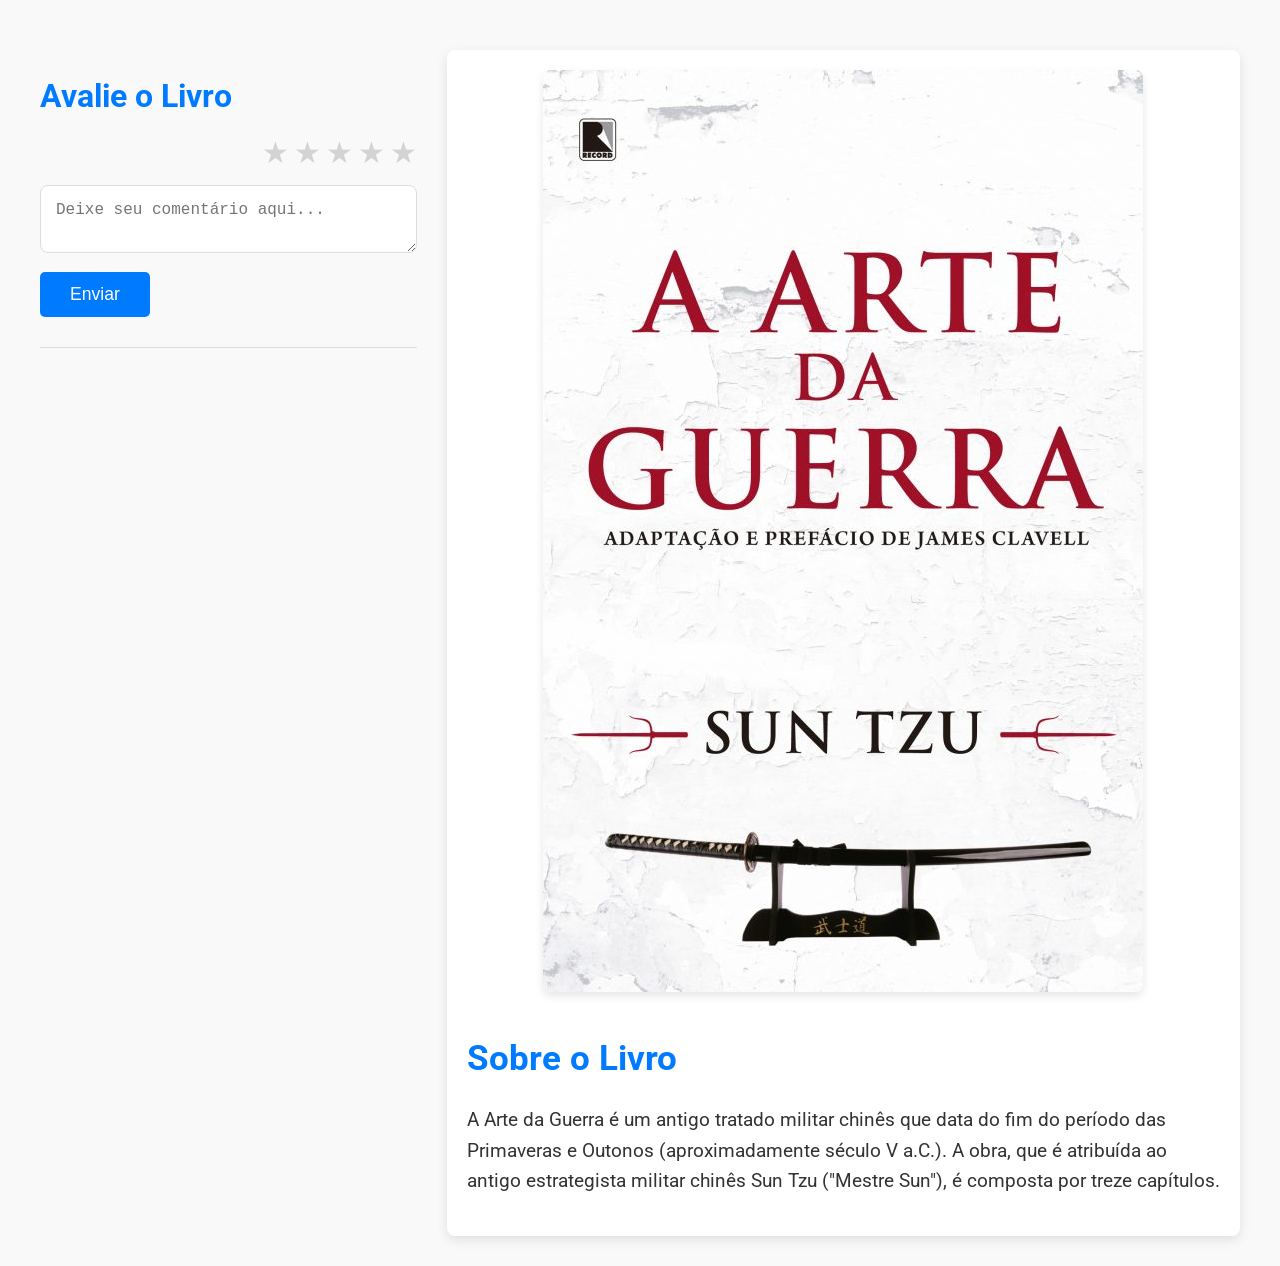
<file: a-arte-da-guerra.html>
<!DOCTYPE html>
<html lang="pt-BR">
<head>
  <meta charset="UTF-8">
  <title>Avaliação do Livro</title>
  <link href="https://fonts.googleapis.com/css2?family=Roboto:wght@400;500&family=Open+Sans:wght@400;600&display=swap" rel="stylesheet">
  <style>
    body {
      font-family: 'Roboto', sans-serif;
      margin: 0;
      padding: 0;
      background-color: #f9f9f9;
      color: #333;
    }

    .container {
      display: flex;
      justify-content: space-between;
      flex-wrap: wrap;
      padding: 30px;
      margin: 20px auto 0;
      max-width: 1200px;
    }

    .left {
      flex: 1;
      margin-right: 30px;
    }

    .left h2 {
      font-size: 2em;
      margin-bottom: 20px;
      color: #007BFF;
    }

    .rating {
      display: flex;
      justify-content: flex-start;
      gap: 5px;
      direction: rtl;
    }

    .rating input {
      display: none;
    }

    .rating label {
      font-size: 30px;
      color: lightgray;
      cursor: pointer;
      transition: color 0.3s ease;
    }

    .rating label:hover,
    .rating label:hover ~ label {
      color: gold;
    }

    .rating input:checked + label,
    .rating input:checked + label ~ label {
      color: gold;
    }

    .review-box textarea {
      width: 100%;
      padding: 15px;
      border: 1px solid #ddd;
      border-radius: 8px;
      font-size: 16px;
      resize: vertical;
      box-sizing: border-box;
      margin-top: 15px;
    }

    .button {
      margin-top: 15px;
      padding: 12px 30px;
      background-color: #007BFF;
      color: white;
      border: none;
      border-radius: 5px;
      cursor: pointer;
      font-size: 1.1em;
      transition: background-color 0.3s;
    }

    .button:hover {
      background-color: #0056b3;
    }

    .right {
      flex: 2;
      padding: 20px;
      background-color: white;
      border-radius: 8px;
      box-shadow: 0 4px 12px rgba(0, 0, 0, 0.1);
    }

    .book-image {
      text-align: center;
      margin-bottom: 20px;
    }

    .book-image img {
      max-width: 100%;
      border-radius: 8px;
      box-shadow: 0 4px 8px rgba(0, 0, 0, 0.1);
    }

    .book-description {
      font-size: 1.2em;
      line-height: 1.6;
    }

    .book-description h3 {
      font-size: 1.8em;
      margin-bottom: 10px;
      color: #007BFF;
    }

    .submitted-review {
      margin-top: 30px;
      border-top: 1px solid #ddd;
      padding-top: 20px;
    }
  </style>
</head>
<body>

  <div class="container">
    <!-- Left Section: Comments and Reviews -->
    <div class="left">
      <h2>Avalie o Livro</h2>

      <div class="rating">
        <input type="radio" name="stars" id="estrela5" value="5"><label for="estrela5">&#9733;</label>
        <input type="radio" name="stars" id="estrela4" value="4"><label for="estrela4">&#9733;</label>
        <input type="radio" name="stars" id="estrela3" value="3"><label for="estrela3">&#9733;</label>
        <input type="radio" name="stars" id="estrela2" value="2"><label for="estrela2">&#9733;</label>
        <input type="radio" name="stars" id="estrela1" value="1"><label for="estrela1">&#9733;</label>
      </div>

      <div class="review-box">
        <textarea id="review" placeholder="Deixe seu comentário aqui..." required></textarea>
      </div>

      <button class="button" type="submit" id="submit-button">Enviar</button>

      <div class="submitted-review" id="submitted-review"></div>
    </div>

    <!-- Right Section: Image and Description -->
    <div class="right">
      <div class="book-image">
        <img src="aartedaguerra.png" alt="A Arte da Guerra">
      </div>
      <div class="book-description">
        <h3>Sobre o Livro</h3>
        <p>A Arte da Guerra é um antigo tratado militar chinês que data do fim do período das Primaveras e Outonos (aproximadamente século V a.C.). A obra, que é atribuída ao antigo estrategista militar chinês Sun Tzu ("Mestre Sun"), é composta por treze capítulos.</p>
      </div>
    </div>
  </div>

  <script>
    document.getElementById("submit-button").addEventListener("click", function(e) {
      e.preventDefault();

      const estrelas = document.querySelector('input[name="stars"]:checked');
      const comentario = document.getElementById("review").value.trim();

      if (!estrelas) {
        alert("Por favor, dê uma nota ao livro.");
        return;
      }

      if (comentario === "") {
        alert("Por favor, escreva um comentário.");
        return;
      }

      const reviewSection = document.getElementById("submitted-review");
      reviewSection.innerHTML = `
        <h3>Sua Avaliação Enviada:</h3>
        <p><strong>Nota:</strong> ${estrelas.value} estrela(s)</p>
        <p><strong>Comentário:</strong> ${comentario}</p>
      `;

      // Reset form
      document.getElementById("review").value = "";
      estrelas.checked = false;
    });
  </script>

</body>
</html>
</file>
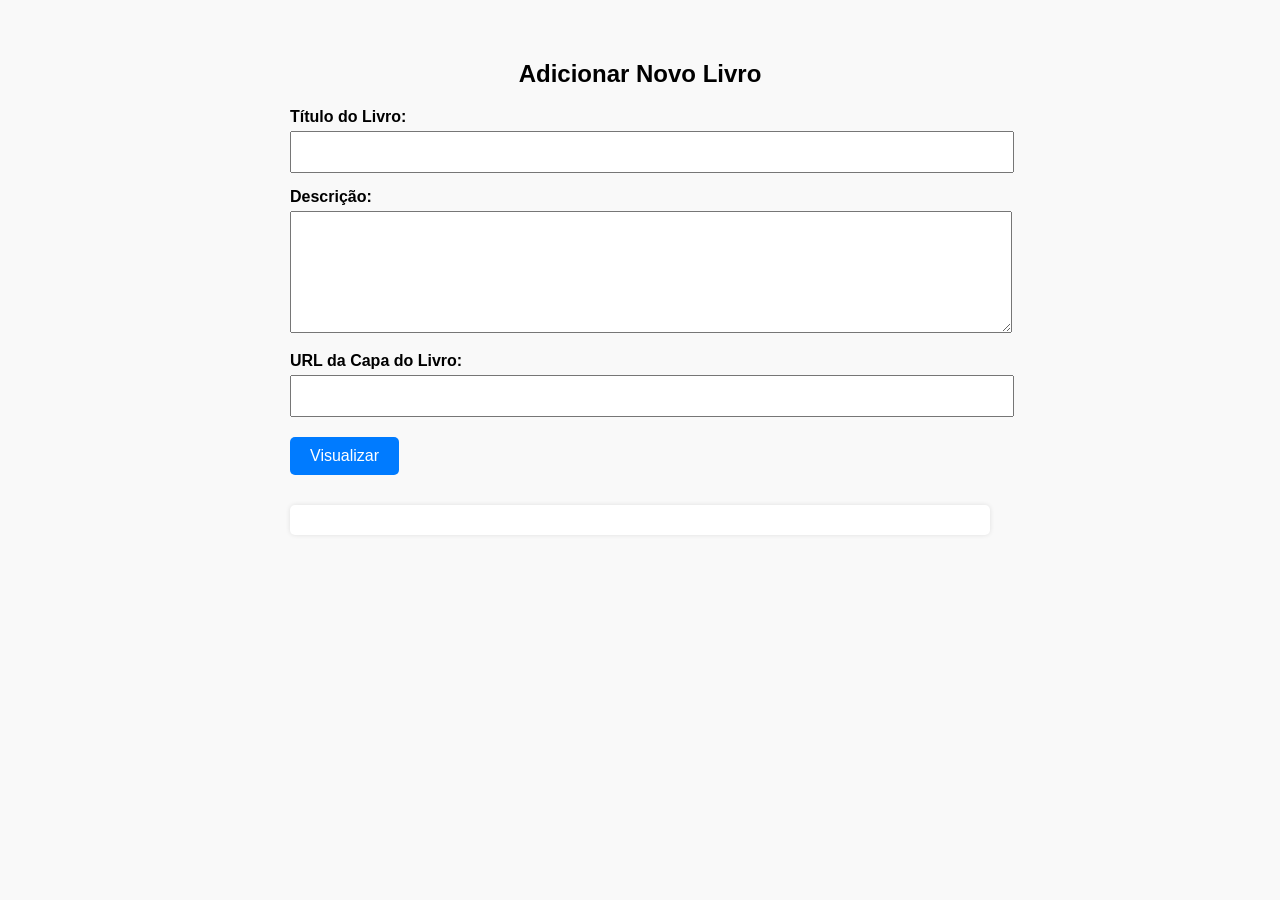
<file: adicionar.html>
<!DOCTYPE html>
<html lang="pt-BR">
<head>
  <meta charset="UTF-8">
  <title>Adicionar Novo Livro</title>
  <style>
    body {
      font-family: Arial, sans-serif;
      padding: 40px;
      max-width: 700px;
      margin: auto;
      background-color: #f9f9f9;
    }

    h2 {
      text-align: center;
    }

    label {
      display: block;
      margin-top: 15px;
      font-weight: bold;
    }

    input[type="text"],
    textarea {
      width: 100%;
      padding: 10px;
      margin-top: 5px;
      font-size: 16px;
    }

    textarea {
      height: 100px;
    }

    button {
      margin-top: 20px;
      padding: 10px 20px;
      background-color: #007BFF;
      border: none;
      color: white;
      font-size: 16px;
      border-radius: 5px;
      cursor: pointer;
    }

    .preview {
      margin-top: 30px;
      padding: 15px;
      background-color: white;
      border-radius: 5px;
      box-shadow: 0 0 5px rgba(0,0,0,0.1);
    }

    .preview img {
      max-width: 200px;
      margin-top: 10px;
    }
  </style>
</head>
<body>

  <h2>Adicionar Novo Livro</h2>

  <form id="book-form">
    <label for="title">Título do Livro:</label>
    <input type="text" id="title" required>

    <label for="description">Descrição:</label>
    <textarea id="description" required></textarea>

    <label for="image-url">URL da Capa do Livro:</label>
    <input type="text" id="image-url" required>

    <button type="submit">Visualizar</button>
  </form>

  <div class="preview" id="book-preview"></div>

  <script>
    document.getElementById("book-form").addEventListener("submit", function(e) {
      e.preventDefault();

      const title = document.getElementById("title").value;
      const description = document.getElementById("description").value;
      const imageUrl = document.getElementById("image-url").value;

      const preview = document.getElementById("book-preview");
      preview.innerHTML = `
        <h3>${title}</h3>
        <img src="${imageUrl}" alt="Capa do livro">
        <p>${description}</p>
      `;
    });
  </script>

</body>
</html>
</file>
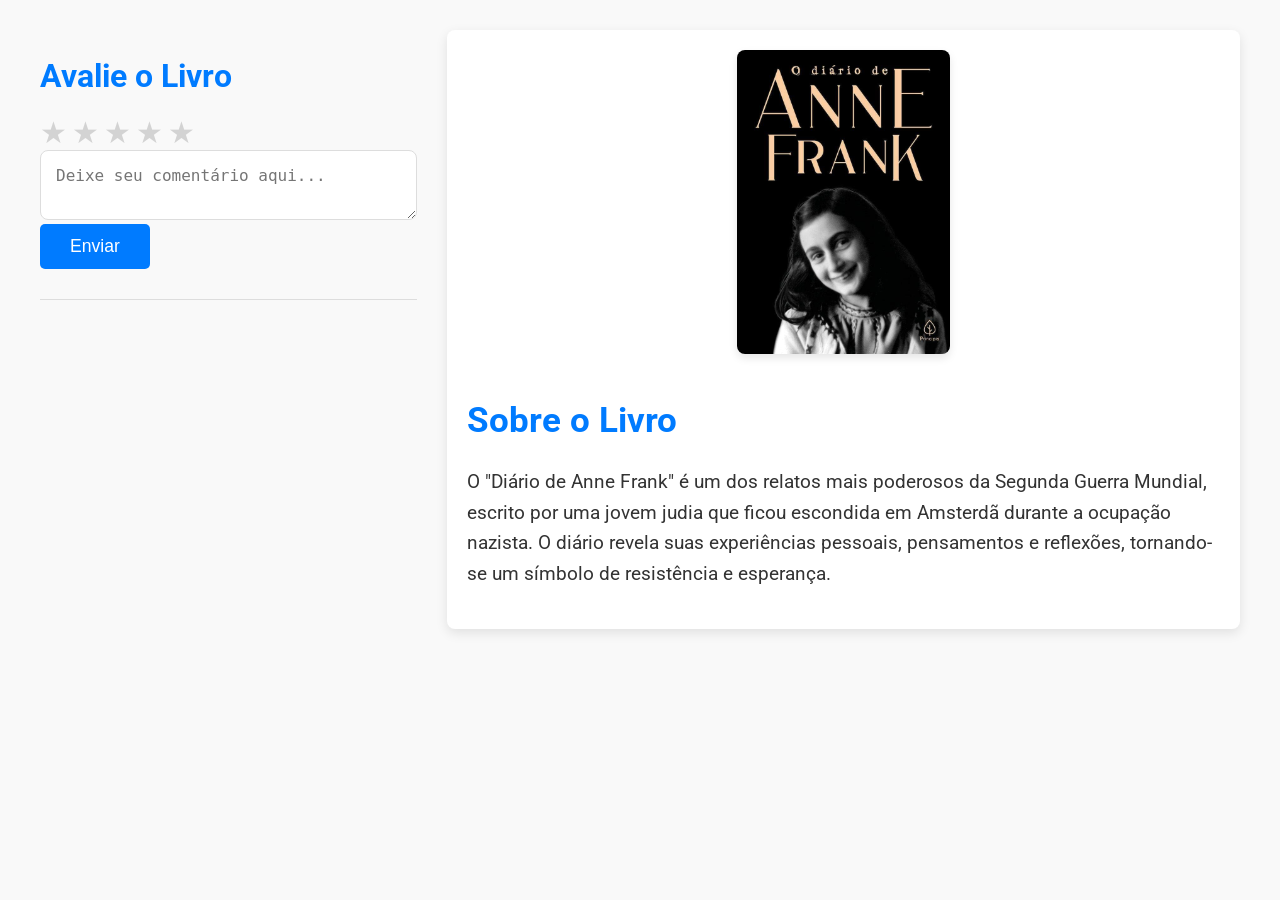
<file: annefrank.html>
<!DOCTYPE html>
<html lang="pt-BR">
<head>
  <meta charset="UTF-8">
  <title>Avaliação do Livro</title>
  <link href="https://fonts.googleapis.com/css2?family=Roboto:wght@400;500&family=Open+Sans:wght@400;600&display=swap" rel="stylesheet">
  <style>
    body {
      font-family: 'Roboto', sans-serif;
      margin: 0;
      padding: 0;
      background-color: #f9f9f9;
      color: #333;
    }

    /* Container for layout */
    .container {
      display: flex;
      justify-content: space-between;
      padding: 30px;
      margin-top: 20px;
      max-width: 1200px;
      margin: auto;
    }

    /* Left section - Comments */
    .left {
      flex: 1;
      margin-right: 30px;
    }

    .left h2 {
      font-size: 2em;
      margin-bottom: 20px;
      color: #007BFF;
    }

    .rating {
      display: flex;
      justify-content: flex-start;
      gap: 5px;
    }

    .rating input {
      display: none;
    }

    .rating label {
      font-size: 30px;
      color: lightgray;
      cursor: pointer;
      transition: color 0.3s ease;
    }

    .rating input:checked ~ label,
    .rating label:hover {
      color: gold;
    }

    .review-box textarea {
      width: 100%;
      padding: 15px;
      border: 1px solid #ddd;
      border-radius: 8px;
      font-size: 16px;
      resize: vertical;
      box-sizing: border-box;
    }

    .button {
      padding: 12px 30px;
      background-color: #007BFF;
      color: white;
      border: none;
      border-radius: 5px;
      cursor: pointer;
      font-size: 1.1em;
      transition: background-color 0.3s;
    }

    .button:hover {
      background-color: #0056b3;
    }

    /* Right section - Image and Description */
    .right {
      flex: 2;
      padding: 20px;
      background-color: white;
      border-radius: 8px;
      box-shadow: 0 4px 12px rgba(0, 0, 0, 0.1);
    }

    .book-image {
      text-align: center;
      margin-bottom: 20px;
    }

    .book-image img {
      max-width: 100%;
      border-radius: 8px;
      box-shadow: 0 4px 8px rgba(0, 0, 0, 0.1);
    }

    .book-description {
      font-size: 1.2em;
      line-height: 1.6;
    }

    .book-description h3 {
      font-size: 1.8em;
      margin-bottom: 10px;
      color: #007BFF;
    }

    .submitted-review {
      margin-top: 30px;
      border-top: 1px solid #ddd;
      padding-top: 20px;
    }
  </style>
</head>
<body>
  </div>

  <div class="container">
    <!-- Left Section: Comments and Reviews -->
    <div class="left">
      <h2>Avalie o Livro</h2>

      <div class="rating">
        <input type="radio" name="stars" id="estrela5" value="5"><label for="estrela5">&#9733;</label>
        <input type="radio" name="stars" id="estrela4" value="4"><label for="estrela4">&#9733;</label>
        <input type="radio" name="stars" id="estrela3" value="3"><label for="estrela3">&#9733;</label>
        <input type="radio" name="stars" id="estrela2" value="2"><label for="estrela2">&#9733;</label>
        <input type="radio" name="stars" id="estrela1" value="1"><label for="estrela1">&#9733;</label>
      </div>

      <div class="review-box">
        <textarea id="review" placeholder="Deixe seu comentário aqui..." required></textarea>
      </div>

      <button class="button" type="submit" id="submit-button">Enviar</button>

      <div class="submitted-review" id="submitted-review"></div>
    </div>

    <!-- Right Section: Image and Description -->
    <div class="right">
      <div class="book-image">
        <img src="annefrankdiario.jpg" alt="Diário de Anne Frank">
      </div>
      <div class="book-description">
        <h3>Sobre o Livro</h3>
        <p>O "Diário de Anne Frank" é um dos relatos mais poderosos da Segunda Guerra Mundial, escrito por uma jovem judia que ficou escondida em Amsterdã durante a ocupação nazista. O diário revela suas experiências pessoais, pensamentos e reflexões, tornando-se um símbolo de resistência e esperança.</p>
      </div>
    </div>
  </div>

  <script>
    document.getElementById("submit-button").addEventListener("click", function(e) {
      e.preventDefault();

      const estrelas = document.querySelector('input[name="stars"]:checked');
      const comentario = document.getElementById("review").value;

      if (!estrelas) {
        alert("Por favor, dê uma nota ao livro.");
        return;
      }

      const reviewSection = document.getElementById("submitted-review");
      reviewSection.innerHTML = `
        <h3>Sua Avaliação Enviada:</h3>
        <p><strong>Nota:</strong> ${estrelas.value} estrela(s)</p>
        <p><strong>Comentário:</strong> ${comentario}</p>
      `;

      // Reset the form after submission
      document.getElementById("review").value = "";
      document.querySelector('input[name="stars"]:checked').checked = false;
    });
  </script>

</body>
</html>
</file>
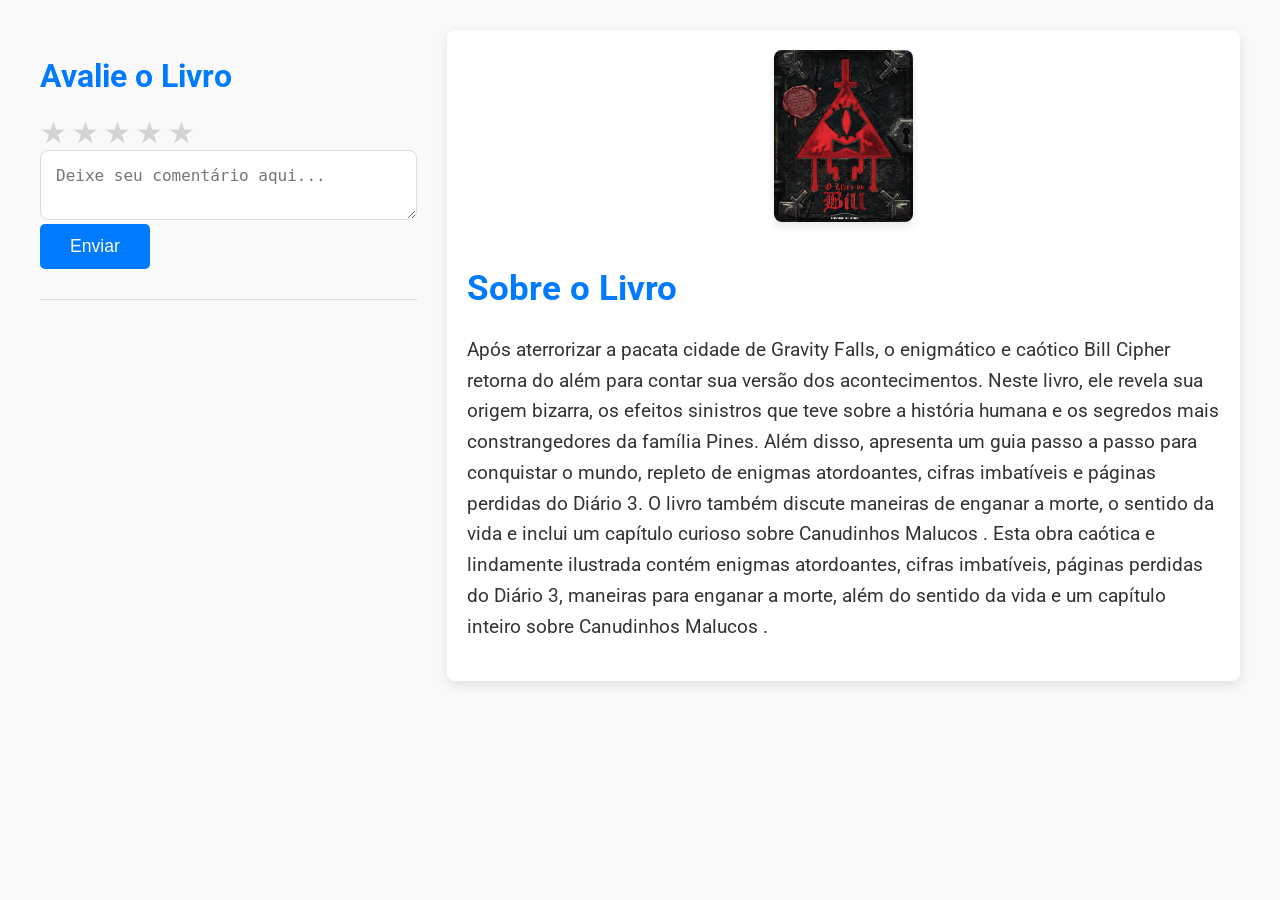
<file: bill.html>
<!DOCTYPE html>
<html lang="pt-BR">
<head>
  <meta charset="UTF-8">
  <title>Avaliação do Livro</title>
  <link href="https://fonts.googleapis.com/css2?family=Roboto:wght@400;500&family=Open+Sans:wght@400;600&display=swap" rel="stylesheet">
  <style>
    body {
      font-family: 'Roboto', sans-serif;
      margin: 0;
      padding: 0;
      background-color: #f9f9f9;
      color: #333;
    }

    /* Container for layout */
    .container {
      display: flex;
      justify-content: space-between;
      padding: 30px;
      margin-top: 20px;
      max-width: 1200px;
      margin: auto;
    }

    /* Left section - Comments */
    .left {
      flex: 1;
      margin-right: 30px;
    }

    .left h2 {
      font-size: 2em;
      margin-bottom: 20px;
      color: #007BFF;
    }

    .rating {
      display: flex;
      justify-content: flex-start;
      gap: 5px;
    }

    .rating input {
      display: none;
    }

    .rating label {
      font-size: 30px;
      color: lightgray;
      cursor: pointer;
      transition: color 0.3s ease;
    }

    .rating input:checked ~ label,
    .rating label:hover {
      color: gold;
    }

    .review-box textarea {
      width: 100%;
      padding: 15px;
      border: 1px solid #ddd;
      border-radius: 8px;
      font-size: 16px;
      resize: vertical;
      box-sizing: border-box;
    }

    .button {
      padding: 12px 30px;
      background-color: #007BFF;
      color: white;
      border: none;
      border-radius: 5px;
      cursor: pointer;
      font-size: 1.1em;
      transition: background-color 0.3s;
    }

    .button:hover {
      background-color: #0056b3;
    }

    /* Right section - Image and Description */
    .right {
      flex: 2;
      padding: 20px;
      background-color: white;
      border-radius: 8px;
      box-shadow: 0 4px 12px rgba(0, 0, 0, 0.1);
    }

    .book-image {
      text-align: center;
      margin-bottom: 20px;
    }

    .book-image img {
      max-width: 100%;
      border-radius: 8px;
      box-shadow: 0 4px 8px rgba(0, 0, 0, 0.1);
    }

    .book-description {
      font-size: 1.2em;
      line-height: 1.6;
    }

    .book-description h3 {
      font-size: 1.8em;
      margin-bottom: 10px;
      color: #007BFF;
    }

    .submitted-review {
      margin-top: 30px;
      border-top: 1px solid #ddd;
      padding-top: 20px;
    }
  </style>
</head>
<body>
  </div>

  <div class="container">
    <!-- Left Section: Comments and Reviews -->
    <div class="left">
      <h2>Avalie o Livro</h2>

      <div class="rating">
        <input type="radio" name="stars" id="estrela5" value="5"><label for="estrela5">&#9733;</label>
        <input type="radio" name="stars" id="estrela4" value="4"><label for="estrela4">&#9733;</label>
        <input type="radio" name="stars" id="estrela3" value="3"><label for="estrela3">&#9733;</label>
        <input type="radio" name="stars" id="estrela2" value="2"><label for="estrela2">&#9733;</label>
        <input type="radio" name="stars" id="estrela1" value="1"><label for="estrela1">&#9733;</label>
      </div>

      <div class="review-box">
        <textarea id="review" placeholder="Deixe seu comentário aqui..." required></textarea>
      </div>

      <button class="button" type="submit" id="submit-button">Enviar</button>

      <div class="submitted-review" id="submitted-review"></div>
    </div>

    <!-- Right Section: Image and Description -->
    <div class="right">
      <div class="book-image">
        <img src="bill.png" alt="bill cipher">
      </div>
      <div class="book-description">
        <h3>Sobre o Livro</h3>
        <p>Após aterrorizar a pacata cidade de Gravity Falls, o enigmático e caótico Bill Cipher retorna do além para contar sua versão dos acontecimentos. Neste livro, ele revela sua origem bizarra, os efeitos sinistros que teve sobre a história humana e os segredos mais constrangedores da família Pines. Além disso, apresenta um guia passo a passo para conquistar o mundo, repleto de enigmas atordoantes, cifras imbatíveis e páginas perdidas do Diário 3. O livro também discute maneiras de enganar a morte, o sentido da vida e inclui um capítulo curioso sobre Canudinhos Malucos .
          Esta obra caótica e lindamente ilustrada contém enigmas atordoantes, cifras imbatíveis, páginas perdidas do Diário 3, maneiras para enganar a morte, além do sentido da vida e um capítulo inteiro sobre Canudinhos Malucos .</p>
      </div>
    </div>
  </div>

  <script>
    document.getElementById("submit-button").addEventListener("click", function(e) {
      e.preventDefault();

      const estrelas = document.querySelector('input[name="stars"]:checked');
      const comentario = document.getElementById("review").value;

      if (!estrelas) {
        alert("Por favor, dê uma nota ao livro.");
        return;
      }

      const reviewSection = document.getElementById("submitted-review");
      reviewSection.innerHTML = `
        <h3>Sua Avaliação Enviada:</h3>
        <p><strong>Nota:</strong> ${estrelas.value} estrela(s)</p>
        <p><strong>Comentário:</strong> ${comentario}</p>
      `;

      // Reset the form after submission
      document.getElementById("review").value = "";
      document.querySelector('input[name="stars"]:checked').checked = false;
    });
  </script>

</body>
</html>
</file>
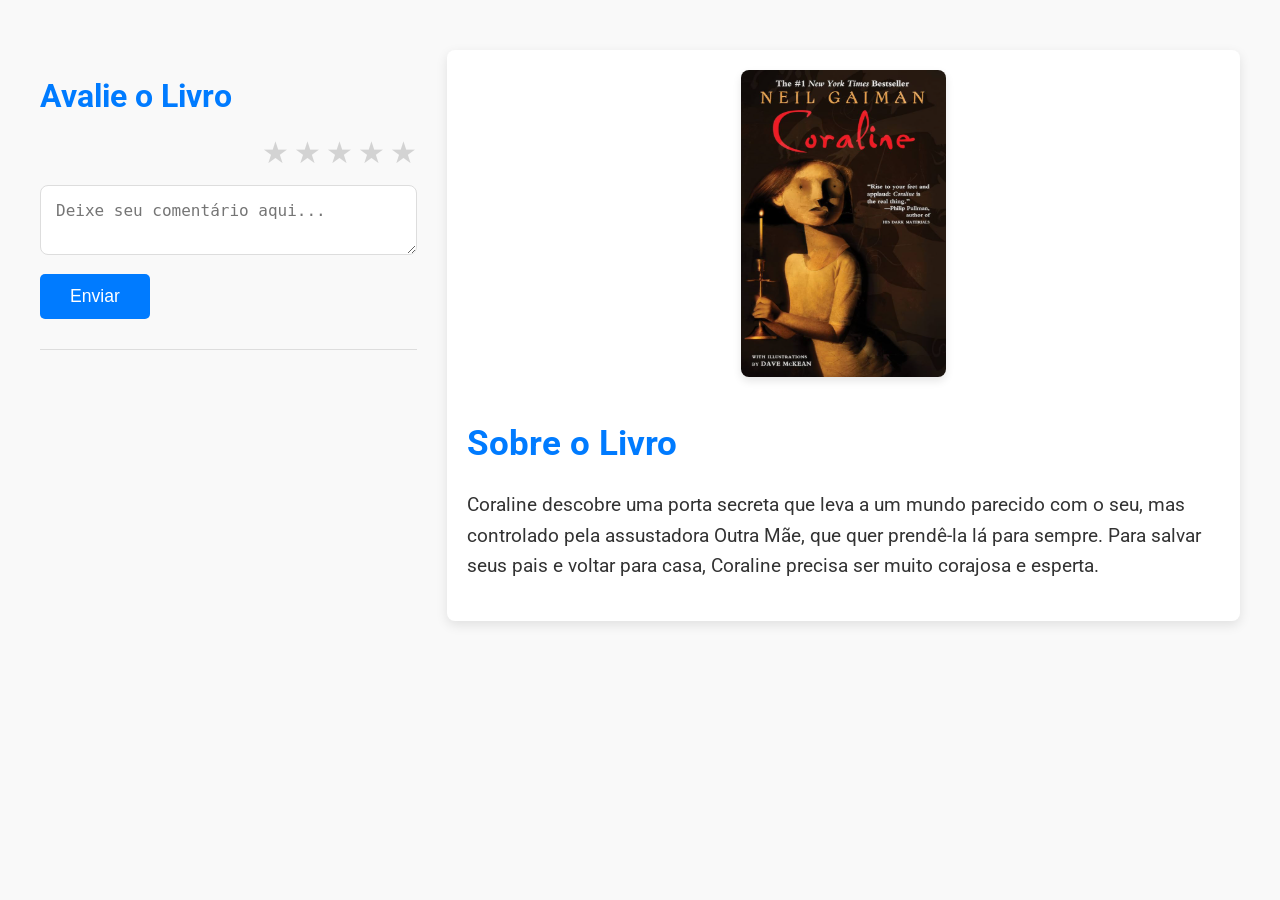
<file: coraline.html>
<!DOCTYPE html>
<html lang="pt-BR">
<head>
  <meta charset="UTF-8">
  <title>Avaliação do Livro</title>
  <link href="https://fonts.googleapis.com/css2?family=Roboto:wght@400;500&family=Open+Sans:wght@400;600&display=swap" rel="stylesheet">
  <style>
    body {
      font-family: 'Roboto', sans-serif;
      margin: 0;
      padding: 0;
      background-color: #f9f9f9;
      color: #333;
    }

    .container {
      display: flex;
      justify-content: space-between;
      flex-wrap: wrap;
      padding: 30px;
      margin: 20px auto 0;
      max-width: 1200px;
    }

    .left {
      flex: 1;
      margin-right: 30px;
    }

    .left h2 {
      font-size: 2em;
      margin-bottom: 20px;
      color: #007BFF;
    }

    .rating {
      display: flex;
      justify-content: flex-start;
      gap: 5px;
      direction: rtl;
    }

    .rating input {
      display: none;
    }

    .rating label {
      font-size: 30px;
      color: lightgray;
      cursor: pointer;
      transition: color 0.3s ease;
    }

    .rating label:hover,
    .rating label:hover ~ label {
      color: gold;
    }

    .rating input:checked + label,
    .rating input:checked + label ~ label {
      color: gold;
    }

    .review-box textarea {
      width: 100%;
      padding: 15px;
      border: 1px solid #ddd;
      border-radius: 8px;
      font-size: 16px;
      resize: vertical;
      box-sizing: border-box;
      margin-top: 15px;
    }

    .button {
      margin-top: 15px;
      padding: 12px 30px;
      background-color: #007BFF;
      color: white;
      border: none;
      border-radius: 5px;
      cursor: pointer;
      font-size: 1.1em;
      transition: background-color 0.3s;
    }

    .button:hover {
      background-color: #0056b3;
    }

    .right {
      flex: 2;
      padding: 20px;
      background-color: white;
      border-radius: 8px;
      box-shadow: 0 4px 12px rgba(0, 0, 0, 0.1);
    }

    .book-image {
      text-align: center;
      margin-bottom: 20px;
    }

    .book-image img {
      max-width: 100%;
      border-radius: 8px;
      box-shadow: 0 4px 8px rgba(0, 0, 0, 0.1);
    }

    .book-description {
      font-size: 1.2em;
      line-height: 1.6;
    }

    .book-description h3 {
      font-size: 1.8em;
      margin-bottom: 10px;
      color: #007BFF;
    }

    .submitted-review {
      margin-top: 30px;
      border-top: 1px solid #ddd;
      padding-top: 20px;
    }
  </style>
</head>
<body>

  <div class="container">
    <!-- Left Section: Comments and Reviews -->
    <div class="left">
      <h2>Avalie o Livro</h2>

      <div class="rating">
        <input type="radio" name="stars" id="estrela5" value="5"><label for="estrela5">&#9733;</label>
        <input type="radio" name="stars" id="estrela4" value="4"><label for="estrela4">&#9733;</label>
        <input type="radio" name="stars" id="estrela3" value="3"><label for="estrela3">&#9733;</label>
        <input type="radio" name="stars" id="estrela2" value="2"><label for="estrela2">&#9733;</label>
        <input type="radio" name="stars" id="estrela1" value="1"><label for="estrela1">&#9733;</label>
      </div>

      <div class="review-box">
        <textarea id="review" placeholder="Deixe seu comentário aqui..." required></textarea>
      </div>

      <button class="button" type="submit" id="submit-button">Enviar</button>

      <div class="submitted-review" id="submitted-review"></div>
    </div>

    <!-- Right Section: Image and Description -->
    <div class="right">
      <div class="book-image">
        <img src="coraline.png" alt="Coraline">
      </div>
      <div class="book-description">
        <h3>Sobre o Livro</h3>
        <p>Coraline descobre uma porta secreta que leva a um mundo parecido com o seu, mas controlado pela assustadora Outra Mãe, que quer prendê-la lá para sempre. Para salvar seus pais e voltar para casa, Coraline precisa ser muito corajosa e esperta.</p>
      </div>
    </div>
  </div>

  <script>
    document.getElementById("submit-button").addEventListener("click", function(e) {
      e.preventDefault();

      const estrelas = document.querySelector('input[name="stars"]:checked');
      const comentario = document.getElementById("review").value.trim();

      if (!estrelas) {
        alert("Por favor, dê uma nota ao livro.");
        return;
      }

      if (comentario === "") {
        alert("Por favor, escreva um comentário.");
        return;
      }

      const reviewSection = document.getElementById("submitted-review");
      reviewSection.innerHTML = `
        <h3>Sua Avaliação Enviada:</h3>
        <p><strong>Nota:</strong> ${estrelas.value} estrela(s)</p>
        <p><strong>Comentário:</strong> ${comentario}</p>
      `;

      // Reset form
      document.getElementById("review").value = "";
      estrelas.checked = false;
    });
  </script>

</body>
</html>
</file>
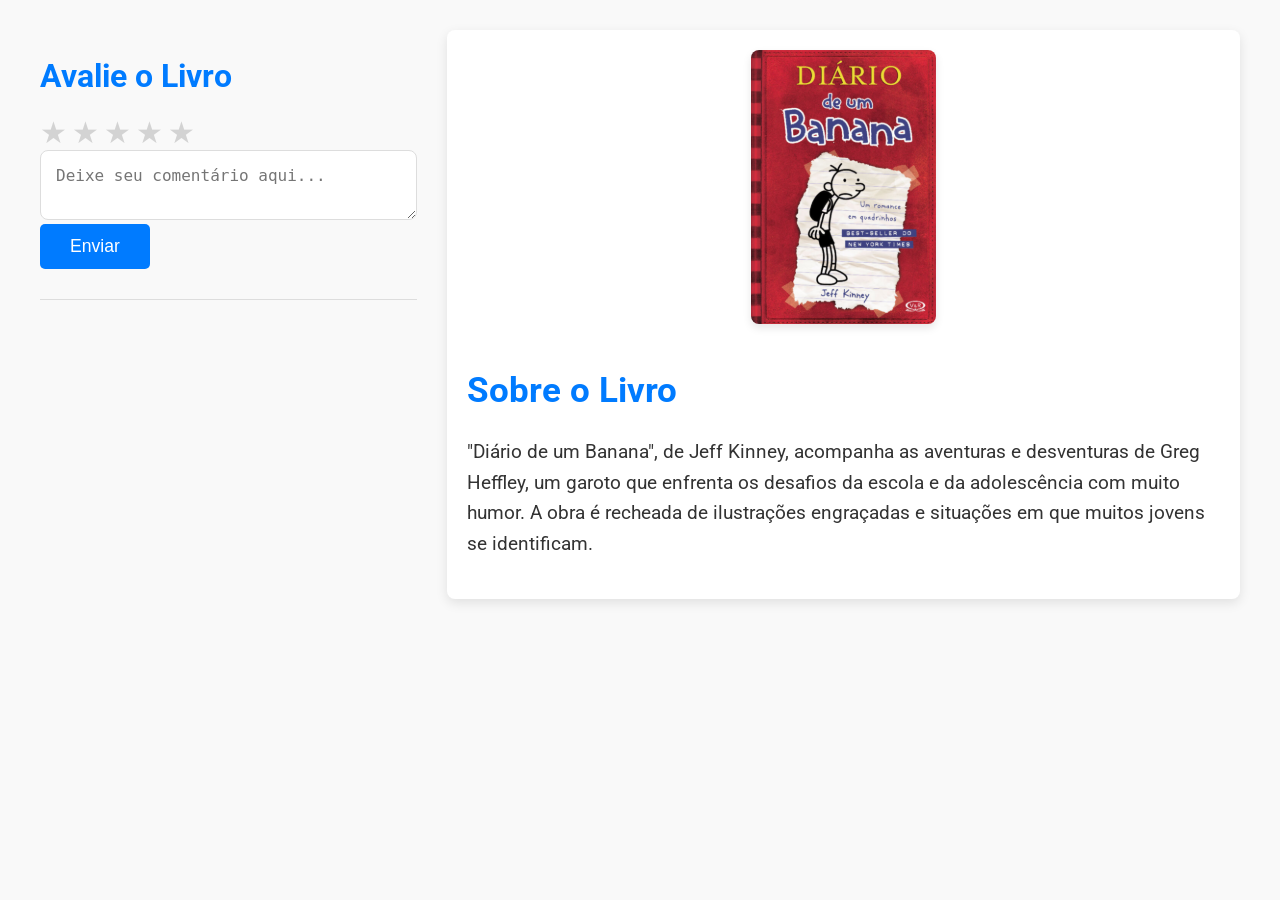
<file: diario-de-um-banana.html>
<!DOCTYPE html>
<html lang="pt-BR">
<head>
  <meta charset="UTF-8">
  <title>Avaliação do Livro</title>
  <link href="https://fonts.googleapis.com/css2?family=Roboto:wght@400;500&family=Open+Sans:wght@400;600&display=swap" rel="stylesheet">
  <style>
    body {
      font-family: 'Roboto', sans-serif;
      margin: 0;
      padding: 0;
      background-color: #f9f9f9;
      color: #333;
    }
    .container {
      display: flex;
      justify-content: space-between;
      padding: 30px;
      margin-top: 20px;
      max-width: 1200px;
      margin: auto;
    }

    .left {
      flex: 1;
      margin-right: 30px;
    }

    .left h2 {
      font-size: 2em;
      margin-bottom: 20px;
      color: #007BFF;
    }

    .rating {
      display: flex;
      justify-content: flex-start;
      gap: 5px;
    }

    .rating input {
      display: none;
    }

    .rating label {
      font-size: 30px;
      color: lightgray;
      cursor: pointer;
      transition: color 0.3s ease;
    }

    .rating input:checked ~ label,
    .rating label:hover {
      color: gold;
    }

    .review-box textarea {
      width: 100%;
      padding: 15px;
      border: 1px solid #ddd;
      border-radius: 8px;
      font-size: 16px;
      resize: vertical;
      box-sizing: border-box;
    }

    .button {
      padding: 12px 30px;
      background-color: #007BFF;
      color: white;
      border: none;
      border-radius: 5px;
      cursor: pointer;
      font-size: 1.1em;
      transition: background-color 0.3s;
    }

    .button:hover {
      background-color: #0056b3;
    }

    .right {
      flex: 2;
      padding: 20px;
      background-color: white;
      border-radius: 8px;
      box-shadow: 0 4px 12px rgba(0, 0, 0, 0.1);
    }

    .book-image {
      text-align: center;
      margin-bottom: 20px;
    }

    .book-image img {
      max-width: 100%;
      border-radius: 8px;
      box-shadow: 0 4px 8px rgba(0, 0, 0, 0.1);
    }

    .book-description {
      font-size: 1.2em;
      line-height: 1.6;
    }

    .book-description h3 {
      font-size: 1.8em;
      margin-bottom: 10px;
      color: #007BFF;
    }

    .submitted-review {
      margin-top: 30px;
      border-top: 1px solid #ddd;
      padding-top: 20px;
    }
  </style>
</head>
<body>
  <div class="container">
    <div class="left">
      <h2>Avalie o Livro</h2>

      <div class="rating">
        <input type="radio" name="stars" id="estrela5" value="5"><label for="estrela5">&#9733;</label>
        <input type="radio" name="stars" id="estrela4" value="4"><label for="estrela4">&#9733;</label>
        <input type="radio" name="stars" id="estrela3" value="3"><label for="estrela3">&#9733;</label>
        <input type="radio" name="stars" id="estrela2" value="2"><label for="estrela2">&#9733;</label>
        <input type="radio" name="stars" id="estrela1" value="1"><label for="estrela1">&#9733;</label>
      </div>

      <div class="review-box">
        <textarea id="review" placeholder="Deixe seu comentário aqui..." required></textarea>
      </div>

      <button class="button" type="submit" id="submit-button">Enviar</button>

      <div class="submitted-review" id="submitted-review"></div>
    </div>

    <div class="right">
      <div class="book-image">
        <img src="Diario-de-um-banana.png" alt="Diário de um Banana">
      </div>
      <div class="book-description">
        <h3>Sobre o Livro</h3>
        <p>"Diário de um Banana", de Jeff Kinney, acompanha as aventuras e desventuras de Greg Heffley, um garoto que enfrenta os desafios da escola e da adolescência com muito humor. A obra é recheada de ilustrações engraçadas e situações em que muitos jovens se identificam.</p>
      </div>
    </div>
  </div>

  <script>
    document.getElementById("submit-button").addEventListener("click", function(e) {
      e.preventDefault();

      const estrelas = document.querySelector('input[name="stars"]:checked');
      const comentario = document.getElementById("review").value;

      if (!estrelas) {
        alert("Por favor, dê uma nota ao livro.");
        return;
      }

      const reviewSection = document.getElementById("submitted-review");
      reviewSection.innerHTML = `
        <h3>Sua Avaliação Enviada:</h3>
        <p><strong>Nota:</strong> ${estrelas.value} estrela(s)</p>
        <p><strong>Comentário:</strong> ${comentario}</p>
      `;

      document.getElementById("review").value = "";
      document.querySelector('input[name="stars"]:checked').checked = false;
    });
  </script>

</body>
</html>
</file>
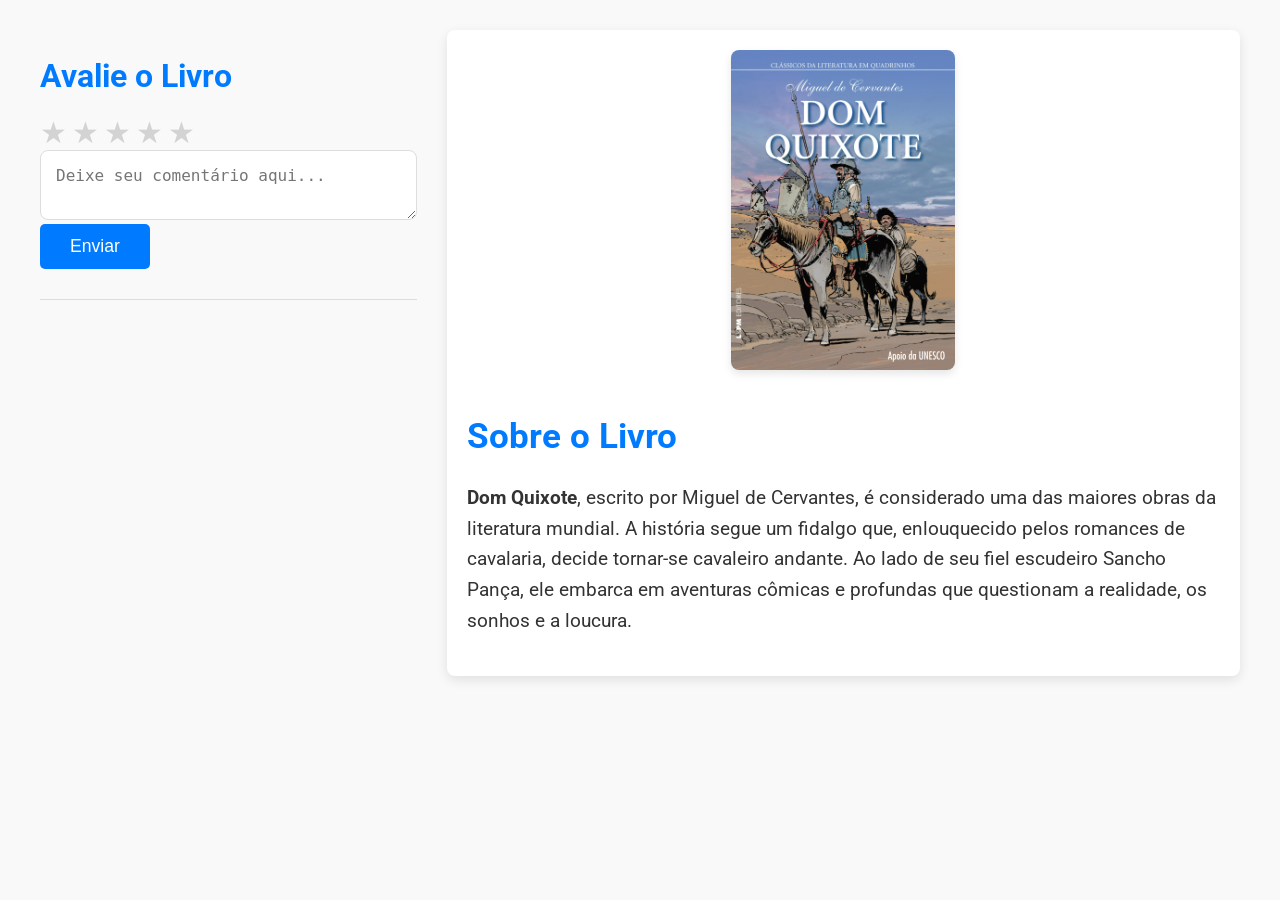
<file: domquixote.html>
<!DOCTYPE html>
<html lang="pt-BR">
<head>
  <meta charset="UTF-8">
  <title>Avaliação do Livro</title>
  <link href="https://fonts.googleapis.com/css2?family=Roboto:wght@400;500&family=Open+Sans:wght@400;600&display=swap" rel="stylesheet">
  <style>
    /* Mesmo CSS do original (sem mudanças) */
    body {
      font-family: 'Roboto', sans-serif;
      margin: 0;
      padding: 0;
      background-color: #f9f9f9;
      color: #333;
    }
    .container {
      display: flex;
      justify-content: space-between;
      padding: 30px;
      margin-top: 20px;
      max-width: 1200px;
      margin: auto;
    }
    .left {
      flex: 1;
      margin-right: 30px;
    }
    .left h2 {
      font-size: 2em;
      margin-bottom: 20px;
      color: #007BFF;
    }
    .rating {
      display: flex;
      justify-content: flex-start;
      gap: 5px;
    }
    .rating input {
      display: none;
    }
    .rating label {
      font-size: 30px;
      color: lightgray;
      cursor: pointer;
      transition: color 0.3s ease;
    }
    .rating input:checked ~ label,
    .rating label:hover {
      color: gold;
    }
    .review-box textarea {
      width: 100%;
      padding: 15px;
      border: 1px solid #ddd;
      border-radius: 8px;
      font-size: 16px;
      resize: vertical;
      box-sizing: border-box;
    }
    .button {
      padding: 12px 30px;
      background-color: #007BFF;
      color: white;
      border: none;
      border-radius: 5px;
      cursor: pointer;
      font-size: 1.1em;
      transition: background-color 0.3s;
    }
    .button:hover {
      background-color: #0056b3;
    }
    .right {
      flex: 2;
      padding: 20px;
      background-color: white;
      border-radius: 8px;
      box-shadow: 0 4px 12px rgba(0, 0, 0, 0.1);
    }
    .book-image {
      text-align: center;
      margin-bottom: 20px;
    }
    .book-image img {
      max-width: 100%;
      border-radius: 8px;
      box-shadow: 0 4px 8px rgba(0, 0, 0, 0.1);
    }
    .book-description {
      font-size: 1.2em;
      line-height: 1.6;
    }
    .book-description h3 {
      font-size: 1.8em;
      margin-bottom: 10px;
      color: #007BFF;
    }
    .submitted-review {
      margin-top: 30px;
      border-top: 1px solid #ddd;
      padding-top: 20px;
    }
  </style>
</head>
<body>

  <div class="container">
    <!-- Left Section -->
    <div class="left">
      <h2>Avalie o Livro</h2>

      <div class="rating">
        <input type="radio" name="stars" id="estrela5" value="5"><label for="estrela5">&#9733;</label>
        <input type="radio" name="stars" id="estrela4" value="4"><label for="estrela4">&#9733;</label>
        <input type="radio" name="stars" id="estrela3" value="3"><label for="estrela3">&#9733;</label>
        <input type="radio" name="stars" id="estrela2" value="2"><label for="estrela2">&#9733;</label>
        <input type="radio" name="stars" id="estrela1" value="1"><label for="estrela1">&#9733;</label>
      </div>

      <div class="review-box">
        <textarea id="review" placeholder="Deixe seu comentário aqui..." required></textarea>
      </div>

      <button class="button" type="submit" id="submit-button">Enviar</button>

      <div class="submitted-review" id="submitted-review"></div>
    </div>

    <!-- Right Section -->
    <div class="right">
      <div class="book-image">
        <img src="domquixote.png" alt="domquixote">
      </div>
      <div class="book-description">
        <h3>Sobre o Livro</h3>
        <p><strong>Dom Quixote</strong>, escrito por Miguel de Cervantes, é considerado uma das maiores obras da literatura mundial. A história segue um fidalgo que, enlouquecido pelos romances de cavalaria, decide tornar-se cavaleiro andante. Ao lado de seu fiel escudeiro Sancho Pança, ele embarca em aventuras cômicas e profundas que questionam a realidade, os sonhos e a loucura.</p>
      </div>
    </div>
  </div>

  <script>
    document.getElementById("submit-button").addEventListener("click", function(e) {
      e.preventDefault();

      const estrelas = document.querySelector('input[name="stars"]:checked');
      const comentario = document.getElementById("review").value;

      if (!estrelas) {
        alert("Por favor, dê uma nota ao livro.");
        return;
      }

      const reviewSection = document.getElementById("submitted-review");
      reviewSection.innerHTML = `
        <h3>Sua Avaliação Enviada:</h3>
        <p><strong>Nota:</strong> ${estrelas.value} estrela(s)</p>
        <p><strong>Comentário:</strong> ${comentario}</p>
      `;

      document.getElementById("review").value = "";
      document.querySelector('input[name="stars"]:checked').checked = false;
    });
  </script>

</body>
</html>
</file>
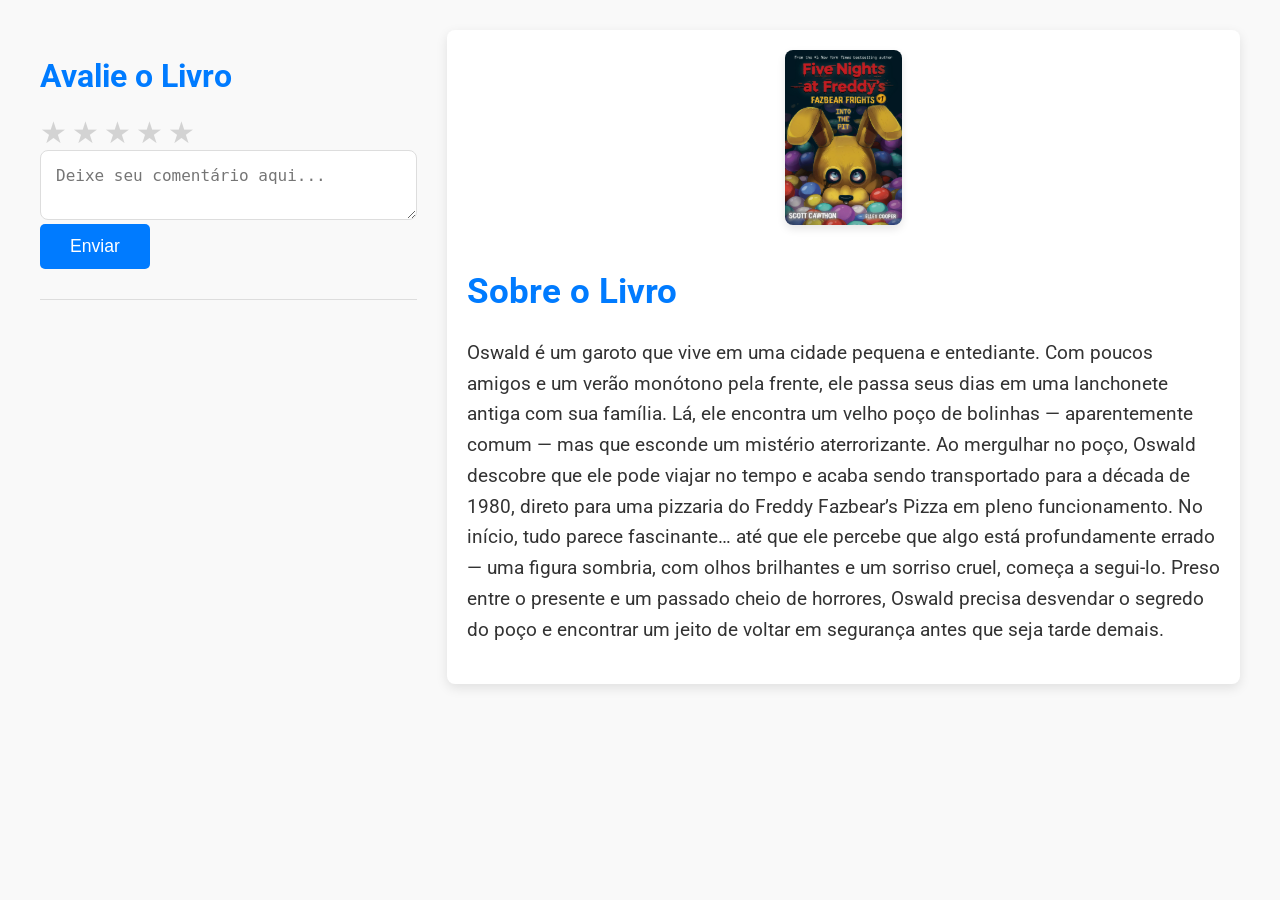
<file: fnaf.html>
<!DOCTYPE html>
<html lang="pt-BR">
<head>
  <meta charset="UTF-8">
  <title>Avaliação do Livro</title>
  <link href="https://fonts.googleapis.com/css2?family=Roboto:wght@400;500&family=Open+Sans:wght@400;600&display=swap" rel="stylesheet">
  <style>
    body {
      font-family: 'Roboto', sans-serif;
      margin: 0;
      padding: 0;
      background-color: #f9f9f9;
      color: #333;
    }

    /* Container for layout */
    .container {
      display: flex;
      justify-content: space-between;
      padding: 30px;
      margin-top: 20px;
      max-width: 1200px;
      margin: auto;
    }

    /* Left section - Comments */
    .left {
      flex: 1;
      margin-right: 30px;
    }

    .left h2 {
      font-size: 2em;
      margin-bottom: 20px;
      color: #007BFF;
    }

    .rating {
      display: flex;
      justify-content: flex-start;
      gap: 5px;
    }

    .rating input {
      display: none;
    }

    .rating label {
      font-size: 30px;
      color: lightgray;
      cursor: pointer;
      transition: color 0.3s ease;
    }

    .rating input:checked ~ label,
    .rating label:hover {
      color: gold;
    }

    .review-box textarea {
      width: 100%;
      padding: 15px;
      border: 1px solid #ddd;
      border-radius: 8px;
      font-size: 16px;
      resize: vertical;
      box-sizing: border-box;
    }

    .button {
      padding: 12px 30px;
      background-color: #007BFF;
      color: white;
      border: none;
      border-radius: 5px;
      cursor: pointer;
      font-size: 1.1em;
      transition: background-color 0.3s;
    }

    .button:hover {
      background-color: #0056b3;
    }

    /* Right section - Image and Description */
    .right {
      flex: 2;
      padding: 20px;
      background-color: white;
      border-radius: 8px;
      box-shadow: 0 4px 12px rgba(0, 0, 0, 0.1);
    }

    .book-image {
      text-align: center;
      margin-bottom: 20px;
    }

    .book-image img {
      max-width: 100%;
      border-radius: 8px;
      box-shadow: 0 4px 8px rgba(0, 0, 0, 0.1);
    }

    .book-description {
      font-size: 1.2em;
      line-height: 1.6;
    }

    .book-description h3 {
      font-size: 1.8em;
      margin-bottom: 10px;
      color: #007BFF;
    }

    .submitted-review {
      margin-top: 30px;
      border-top: 1px solid #ddd;
      padding-top: 20px;
    }
  </style>
</head>
<body>
  </div>

  <div class="container">
    <!-- Left Section: Comments and Reviews -->
    <div class="left">
      <h2>Avalie o Livro</h2>

      <div class="rating">
        <input type="radio" name="stars" id="estrela5" value="5"><label for="estrela5">&#9733;</label>
        <input type="radio" name="stars" id="estrela4" value="4"><label for="estrela4">&#9733;</label>
        <input type="radio" name="stars" id="estrela3" value="3"><label for="estrela3">&#9733;</label>
        <input type="radio" name="stars" id="estrela2" value="2"><label for="estrela2">&#9733;</label>
        <input type="radio" name="stars" id="estrela1" value="1"><label for="estrela1">&#9733;</label>
      </div>

      <div class="review-box">
        <textarea id="review" placeholder="Deixe seu comentário aqui..." required></textarea>
      </div>

      <button class="button" type="submit" id="submit-button">Enviar</button>

      <div class="submitted-review" id="submitted-review"></div>
    </div>

    <!-- Right Section: Image and Description -->
    <div class="right">
      <div class="book-image">
        <img src="fnaf.png" alt="fnaf into the pit">
      </div>
      <div class="book-description">
        <h3>Sobre o Livro</h3>
        <p> Oswald é um garoto que vive em uma cidade pequena e entediante. Com poucos amigos e um verão monótono pela frente, ele passa seus dias em uma lanchonete antiga com sua família. Lá, ele encontra um velho poço de bolinhas — aparentemente comum — mas que esconde um mistério aterrorizante.

Ao mergulhar no poço, Oswald descobre que ele pode viajar no tempo e acaba sendo transportado para a década de 1980, direto para uma pizzaria do Freddy Fazbear’s Pizza em pleno funcionamento. No início, tudo parece fascinante… até que ele percebe que algo está profundamente errado — uma figura sombria, com olhos brilhantes e um sorriso cruel, começa a segui-lo.

Preso entre o presente e um passado cheio de horrores, Oswald precisa desvendar o segredo do poço e encontrar um jeito de voltar em segurança antes que seja tarde demais.
 </p>
      </div>
    </div>
  </div>

  <script>
    document.getElementById("submit-button").addEventListener("click", function(e) {
      e.preventDefault();

      const estrelas = document.querySelector('input[name="stars"]:checked');
      const comentario = document.getElementById("review").value;

      if (!estrelas) {
        alert("Por favor, dê uma nota ao livro.");
        return;
      }

      const reviewSection = document.getElementById("submitted-review");
      reviewSection.innerHTML = `
        <h3>Sua Avaliação Enviada:</h3>
        <p><strong>Nota:</strong> ${estrelas.value} estrela(s)</p>
        <p><strong>Comentário:</strong> ${comentario}</p>
      `;

      // Reset the form after submission
      document.getElementById("review").value = "";
      document.querySelector('input[name="stars"]:checked').checked = false;
    });
  </script>

</body>
</html>
</file>
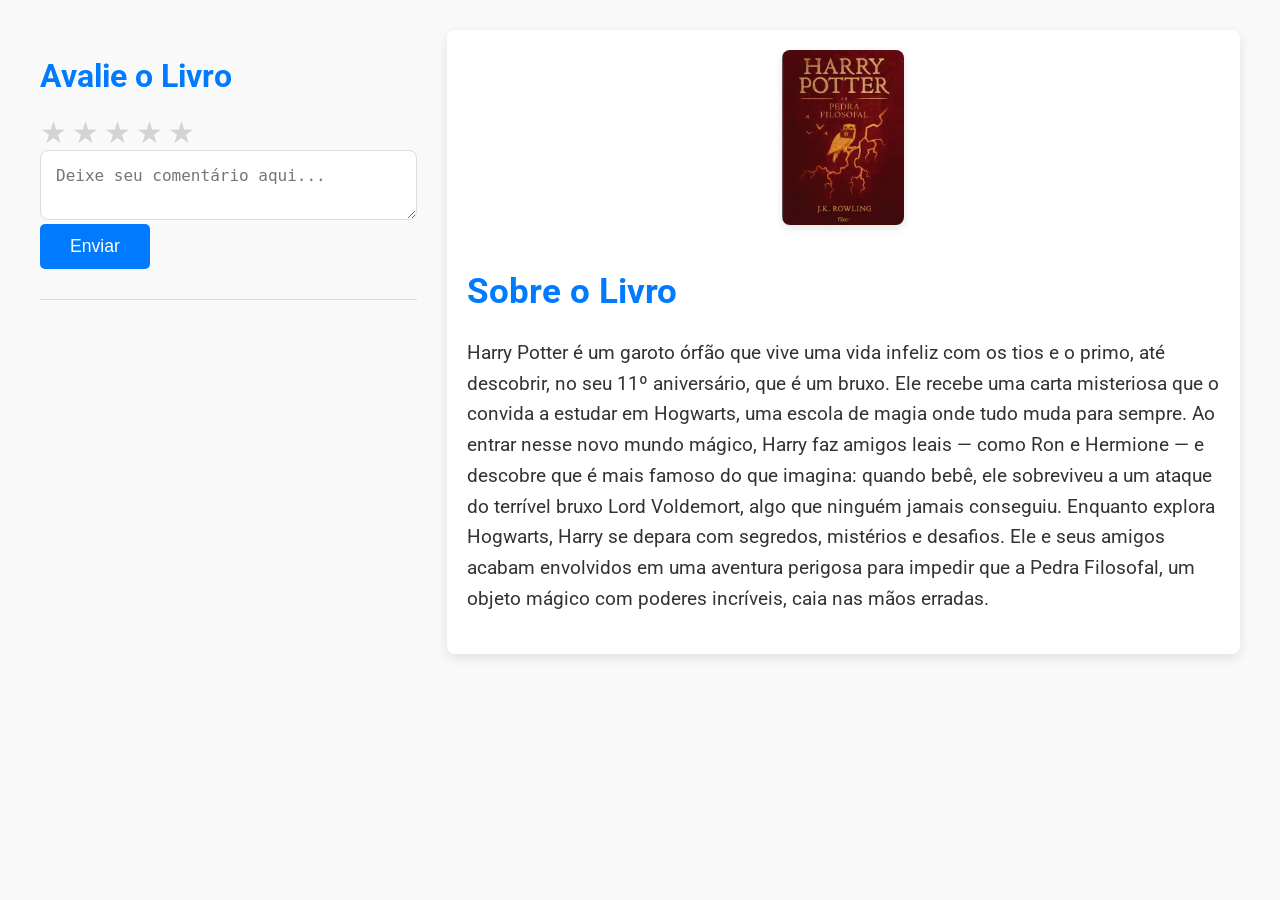
<file: harrypotter.html>
<!DOCTYPE html>
<html lang="pt-BR">
<head>
  <meta charset="UTF-8">
  <title>Avaliação do Livro</title>
  <link href="https://fonts.googleapis.com/css2?family=Roboto:wght@400;500&family=Open+Sans:wght@400;600&display=swap" rel="stylesheet">
  <style>
    body {
      font-family: 'Roboto', sans-serif;
      margin: 0;
      padding: 0;
      background-color: #f9f9f9;
      color: #333;
    }

    /* Container for layout */
    .container {
      display: flex;
      justify-content: space-between;
      padding: 30px;
      margin-top: 20px;
      max-width: 1200px;
      margin: auto;
    }

    /* Left section - Comments */
    .left {
      flex: 1;
      margin-right: 30px;
    }

    .left h2 {
      font-size: 2em;
      margin-bottom: 20px;
      color: #007BFF;
    }

    .rating {
      display: flex;
      justify-content: flex-start;
      gap: 5px;
    }

    .rating input {
      display: none;
    }

    .rating label {
      font-size: 30px;
      color: lightgray;
      cursor: pointer;
      transition: color 0.3s ease;
    }

    .rating input:checked ~ label,
    .rating label:hover {
      color: gold;
    }

    .review-box textarea {
      width: 100%;
      padding: 15px;
      border: 1px solid #ddd;
      border-radius: 8px;
      font-size: 16px;
      resize: vertical;
      box-sizing: border-box;
    }

    .button {
      padding: 12px 30px;
      background-color: #007BFF;
      color: white;
      border: none;
      border-radius: 5px;
      cursor: pointer;
      font-size: 1.1em;
      transition: background-color 0.3s;
    }

    .button:hover {
      background-color: #0056b3;
    }

    /* Right section - Image and Description */
    .right {
      flex: 2;
      padding: 20px;
      background-color: white;
      border-radius: 8px;
      box-shadow: 0 4px 12px rgba(0, 0, 0, 0.1);
    }

    .book-image {
      text-align: center;
      margin-bottom: 20px;
    }

    .book-image img {
      max-width: 100%;
      border-radius: 8px;
      box-shadow: 0 4px 8px rgba(0, 0, 0, 0.1);
    }

    .book-description {
      font-size: 1.2em;
      line-height: 1.6;
    }

    .book-description h3 {
      font-size: 1.8em;
      margin-bottom: 10px;
      color: #007BFF;
    }

    .submitted-review {
      margin-top: 30px;
      border-top: 1px solid #ddd;
      padding-top: 20px;
    }
  </style>
</head>
<body>
  </div>

  <div class="container">
    <!-- Left Section: Comments and Reviews -->
    <div class="left">
      <h2>Avalie o Livro</h2>

      <div class="rating">
        <input type="radio" name="stars" id="estrela5" value="5"><label for="estrela5">&#9733;</label>
        <input type="radio" name="stars" id="estrela4" value="4"><label for="estrela4">&#9733;</label>
        <input type="radio" name="stars" id="estrela3" value="3"><label for="estrela3">&#9733;</label>
        <input type="radio" name="stars" id="estrela2" value="2"><label for="estrela2">&#9733;</label>
        <input type="radio" name="stars" id="estrela1" value="1"><label for="estrela1">&#9733;</label>
      </div>

      <div class="review-box">
        <textarea id="review" placeholder="Deixe seu comentário aqui..." required></textarea>
      </div>

      <button class="button" type="submit" id="submit-button">Enviar</button>

      <div class="submitted-review" id="submitted-review"></div>
    </div>

    <!-- Right Section: Image and Description -->
    <div class="right">
      <div class="book-image">
        <img src="herrypoter.png" alt="HarryPotter">
      </div>
      <div class="book-description">
        <h3>Sobre o Livro</h3>
        <p>Harry Potter é um garoto órfão que vive uma vida infeliz com os tios e o primo, até descobrir, no seu 11º aniversário, que é um bruxo. Ele recebe uma carta misteriosa que o convida a estudar em Hogwarts, uma escola de magia onde tudo muda para sempre.

Ao entrar nesse novo mundo mágico, Harry faz amigos leais — como Ron e Hermione — e descobre que é mais famoso do que imagina: quando bebê, ele sobreviveu a um ataque do terrível bruxo Lord Voldemort, algo que ninguém jamais conseguiu.

Enquanto explora Hogwarts, Harry se depara com segredos, mistérios e desafios. Ele e seus amigos acabam envolvidos em uma aventura perigosa para impedir que a Pedra Filosofal, um objeto mágico com poderes incríveis, caia nas mãos erradas.</p>
      </div>
    </div>
  </div>

  <script>
    document.getElementById("submit-button").addEventListener("click", function(e) {
      e.preventDefault();

      const estrelas = document.querySelector('input[name="stars"]:checked');
      const comentario = document.getElementById("review").value;

      if (!estrelas) {
        alert("Por favor, dê uma nota ao livro.");
        return;
      }

      const reviewSection = document.getElementById("submitted-review");
      reviewSection.innerHTML = `
        <h3>Sua Avaliação Enviada:</h3>
        <p><strong>Nota:</strong> ${estrelas.value} estrela(s)</p>
        <p><strong>Comentário:</strong> ${comentario}</p>
      `;

      // Reset the form after submission
      document.getElementById("review").value = "";
      document.querySelector('input[name="stars"]:checked').checked = false;
    });
  </script>

</body>
</html>
</file>
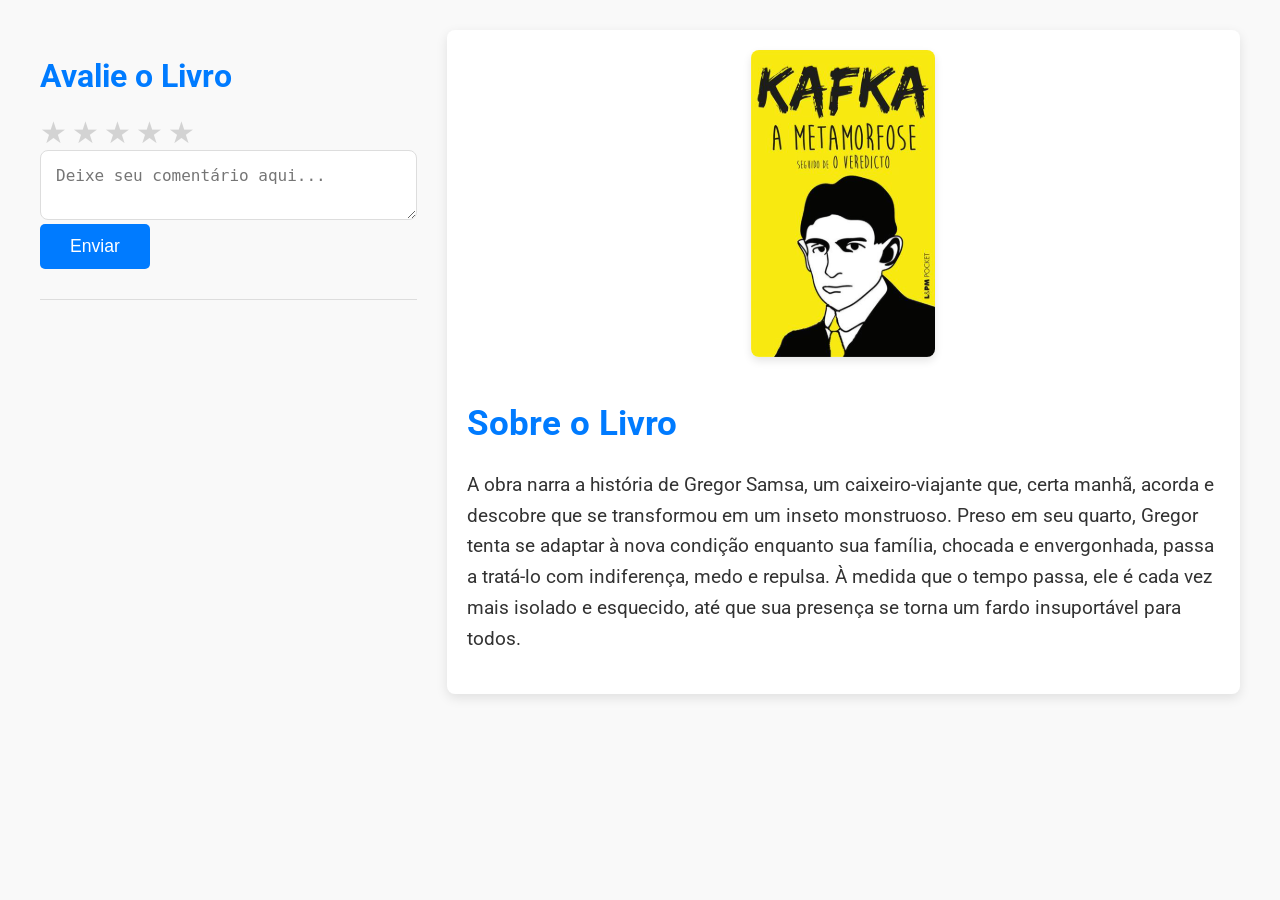
<file: kafka-metamorfose.html>
<!DOCTYPE html>
<html lang="pt-BR">
<head>
  <meta charset="UTF-8">
  <title>Avaliação do Livro</title>
  <link href="https://fonts.googleapis.com/css2?family=Roboto:wght@400;500&family=Open+Sans:wght@400;600&display=swap" rel="stylesheet">
  <style>
    body {
      font-family: 'Roboto', sans-serif;
      margin: 0;
      padding: 0;
      background-color: #f9f9f9;
      color: #333;
    }

    /* Container for layout */
    .container {
      display: flex;
      justify-content: space-between;
      padding: 30px;
      margin-top: 20px;
      max-width: 1200px;
      margin: auto;
    }

    /* Left section - Comments */
    .left {
      flex: 1;
      margin-right: 30px;
    }

    .left h2 {
      font-size: 2em;
      margin-bottom: 20px;
      color: #007BFF;
    }

    .rating {
      display: flex;
      justify-content: flex-start;
      gap: 5px;
    }

    .rating input {
      display: none;
    }

    .rating label {
      font-size: 30px;
      color: lightgray;
      cursor: pointer;
      transition: color 0.3s ease;
    }

    .rating input:checked ~ label,
    .rating label:hover {
      color: gold;
    }

    .review-box textarea {
      width: 100%;
      padding: 15px;
      border: 1px solid #ddd;
      border-radius: 8px;
      font-size: 16px;
      resize: vertical;
      box-sizing: border-box;
    }

    .button {
      padding: 12px 30px;
      background-color: #007BFF;
      color: white;
      border: none;
      border-radius: 5px;
      cursor: pointer;
      font-size: 1.1em;
      transition: background-color 0.3s;
    }

    .button:hover {
      background-color: #0056b3;
    }

    /* Right section - Image and Description */
    .right {
      flex: 2;
      padding: 20px;
      background-color: white;
      border-radius: 8px;
      box-shadow: 0 4px 12px rgba(0, 0, 0, 0.1);
    }

    .book-image {
      text-align: center;
      margin-bottom: 20px;
    }

    .book-image img {
      max-width: 100%;
      border-radius: 8px;
      box-shadow: 0 4px 8px rgba(0, 0, 0, 0.1);
    }

    .book-description {
      font-size: 1.2em;
      line-height: 1.6;
    }

    .book-description h3 {
      font-size: 1.8em;
      margin-bottom: 10px;
      color: #007BFF;
    }

    .submitted-review {
      margin-top: 30px;
      border-top: 1px solid #ddd;
      padding-top: 20px;
    }
  </style>
</head>
<body>
  </div>

  <div class="container">
    <!-- Left Section: Comments and Reviews -->
    <div class="left">
      <h2>Avalie o Livro</h2>

      <div class="rating">
        <input type="radio" name="stars" id="estrela5" value="5"><label for="estrela5">&#9733;</label>
        <input type="radio" name="stars" id="estrela4" value="4"><label for="estrela4">&#9733;</label>
        <input type="radio" name="stars" id="estrela3" value="3"><label for="estrela3">&#9733;</label>
        <input type="radio" name="stars" id="estrela2" value="2"><label for="estrela2">&#9733;</label>
        <input type="radio" name="stars" id="estrela1" value="1"><label for="estrela1">&#9733;</label>
      </div>

      <div class="review-box">
        <textarea id="review" placeholder="Deixe seu comentário aqui..." required></textarea>
      </div>

      <button class="button" type="submit" id="submit-button">Enviar</button>

      <div class="submitted-review" id="submitted-review"></div>
    </div>

    <!-- Right Section: Image and Description -->
    <div class="right">
      <div class="book-image">
        <img src="kafka-metamorfose.png" alt="kafka-metamorfose">
      </div>
      <div class="book-description">
        <h3>Sobre o Livro</h3>
        <p>A obra narra a história de Gregor Samsa, um caixeiro-viajante que, certa manhã, acorda e descobre que se transformou em um inseto monstruoso. Preso em seu quarto, Gregor tenta se adaptar à nova condição enquanto sua família, chocada e envergonhada, passa a tratá-lo com indiferença, medo e repulsa. À medida que o tempo passa, ele é cada vez mais isolado e esquecido, até que sua presença se torna um fardo insuportável para todos.

</p>
      </div>
    </div>
  </div>

  <script>
    document.getElementById("submit-button").addEventListener("click", function(e) {
      e.preventDefault();

      const estrelas = document.querySelector('input[name="stars"]:checked');
      const comentario = document.getElementById("review").value;

      if (!estrelas) {
        alert("Por favor, dê uma nota ao livro.");
        return;
      }

      const reviewSection = document.getElementById("submitted-review");
      reviewSection.innerHTML = `
        <h3>Sua Avaliação Enviada:</h3>
        <p><strong>Nota:</strong> ${estrelas.value} estrela(s)</p>
        <p><strong>Comentário:</strong> ${comentario}</p>
      `;

      // Reset the form after submission
      document.getElementById("review").value = "";
      document.querySelector('input[name="stars"]:checked').checked = false;
    });
  </script>

</body>
</html>
</file>
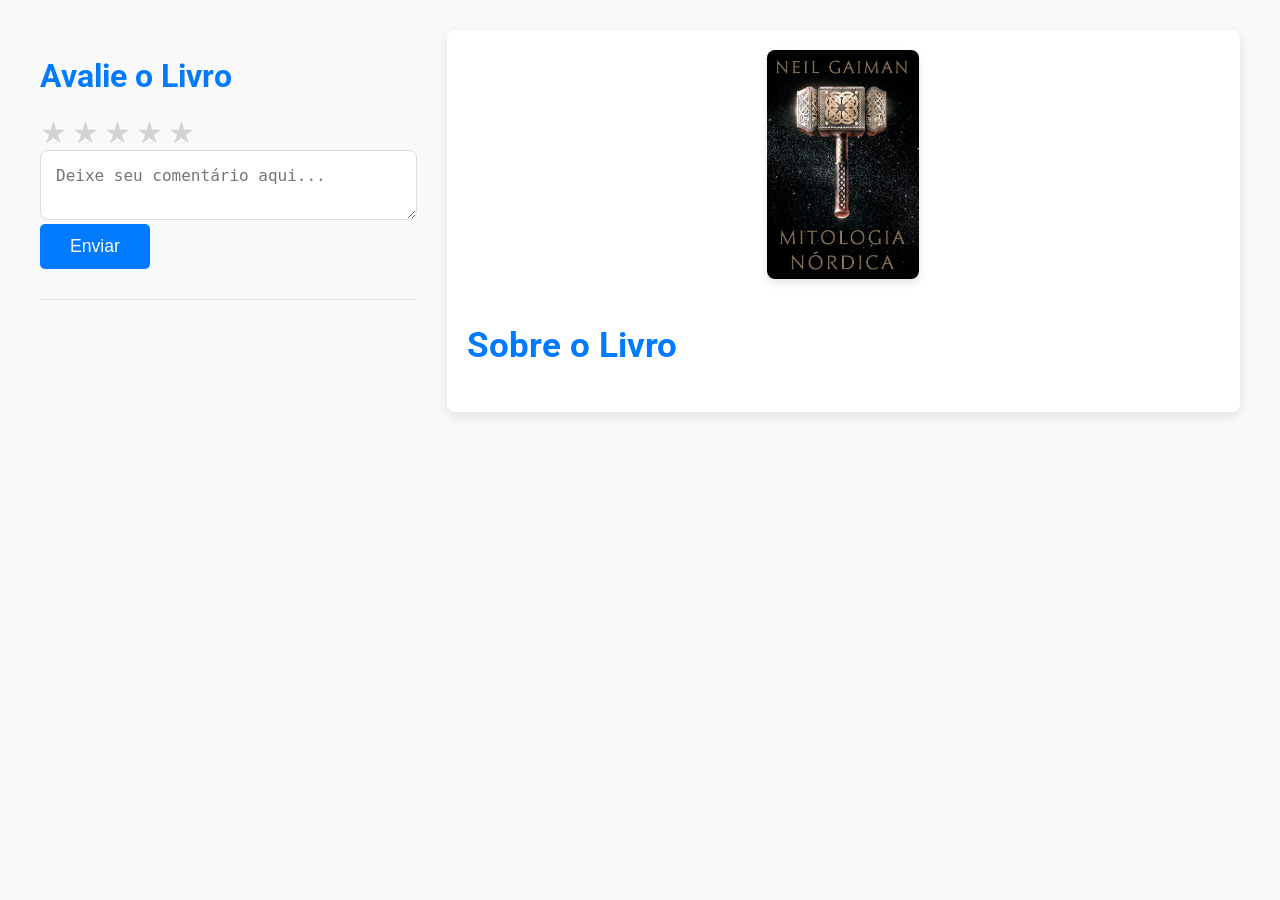
<file: mitologia.html>
<!DOCTYPE html>
<html lang="pt-BR">
<head>
  <meta charset="UTF-8">
  <title>Avaliação do Livro</title>
  <link href="https://fonts.googleapis.com/css2?family=Roboto:wght@400;500&family=Open+Sans:wght@400;600&display=swap" rel="stylesheet">
  <style>
    body {
      font-family: 'Roboto', sans-serif;
      margin: 0;
      padding: 0;
      background-color: #f9f9f9;
      color: #333;
    }

    /* Container for layout */
    .container {
      display: flex;
      justify-content: space-between;
      padding: 30px;
      margin-top: 20px;
      max-width: 1200px;
      margin: auto;
    }

    /* Left section - Comments */
    .left {
      flex: 1;
      margin-right: 30px;
    }

    .left h2 {
      font-size: 2em;
      margin-bottom: 20px;
      color: #007BFF;
    }

    .rating {
      display: flex;
      justify-content: flex-start;
      gap: 5px;
    }

    .rating input {
      display: none;
    }

    .rating label {
      font-size: 30px;
      color: lightgray;
      cursor: pointer;
      transition: color 0.3s ease;
    }

    .rating input:checked ~ label,
    .rating label:hover {
      color: gold;
    }

    .review-box textarea {
      width: 100%;
      padding: 15px;
      border: 1px solid #ddd;
      border-radius: 8px;
      font-size: 16px;
      resize: vertical;
      box-sizing: border-box;
    }

    .button {
      padding: 12px 30px;
      background-color: #007BFF;
      color: white;
      border: none;
      border-radius: 5px;
      cursor: pointer;
      font-size: 1.1em;
      transition: background-color 0.3s;
    }

    .button:hover {
      background-color: #0056b3;
    }

    /* Right section - Image and Description */
    .right {
      flex: 2;
      padding: 20px;
      background-color: white;
      border-radius: 8px;
      box-shadow: 0 4px 12px rgba(0, 0, 0, 0.1);
    }

    .book-image {
      text-align: center;
      margin-bottom: 20px;
    }

    .book-image img {
      max-width: 100%;
      border-radius: 8px;
      box-shadow: 0 4px 8px rgba(0, 0, 0, 0.1);
    }

    .book-description {
      font-size: 1.2em;
      line-height: 1.6;
    }

    .book-description h3 {
      font-size: 1.8em;
      margin-bottom: 10px;
      color: #007BFF;
    }

    .submitted-review {
      margin-top: 30px;
      border-top: 1px solid #ddd;
      padding-top: 20px;
    }
  </style>
</head>
<body>
  </div>

  <div class="container">
    <!-- Left Section: Comments and Reviews -->
    <div class="left">
      <h2>Avalie o Livro</h2>

      <div class="rating">
        <input type="radio" name="stars" id="estrela5" value="5"><label for="estrela5">&#9733;</label>
        <input type="radio" name="stars" id="estrela4" value="4"><label for="estrela4">&#9733;</label>
        <input type="radio" name="stars" id="estrela3" value="3"><label for="estrela3">&#9733;</label>
        <input type="radio" name="stars" id="estrela2" value="2"><label for="estrela2">&#9733;</label>
        <input type="radio" name="stars" id="estrela1" value="1"><label for="estrela1">&#9733;</label>
      </div>

      <div class="review-box">
        <textarea id="review" placeholder="Deixe seu comentário aqui..." required></textarea>
      </div>

      <button class="button" type="submit" id="submit-button">Enviar</button>

      <div class="submitted-review" id="submitted-review"></div>
    </div>

    <!-- Right Section: Image and Description -->
    <div class="right">
      <div class="book-image">
        <img src="mitologia-nordica.png" alt="mitologia-nordica">
      </div>
      <div class="book-description">
        <h3>Sobre o Livro</h3>
        <p>
</p>
      </div>
    </div>
  </div>

  <script>
    document.getElementById("submit-button").addEventListener("click", function(e) {
      e.preventDefault();

      const estrelas = document.querySelector('input[name="stars"]:checked');
      const comentario = document.getElementById("review").value;

      if (!estrelas) {
        alert("Por favor, dê uma nota ao livro.");
        return;
      }

      const reviewSection = document.getElementById("submitted-review");
      reviewSection.innerHTML = `
        <h3>Sua Avaliação Enviada:</h3>
        <p><strong>Nota:</strong> ${estrelas.value} estrela(s)</p>
        <p><strong>Comentário:</strong> ${comentario}</p>
      `;

      // Reset the form after submission
      document.getElementById("review").value = "";
      document.querySelector('input[name="stars"]:checked').checked = false;
    });
  </script>

</body>
</html>
</file>
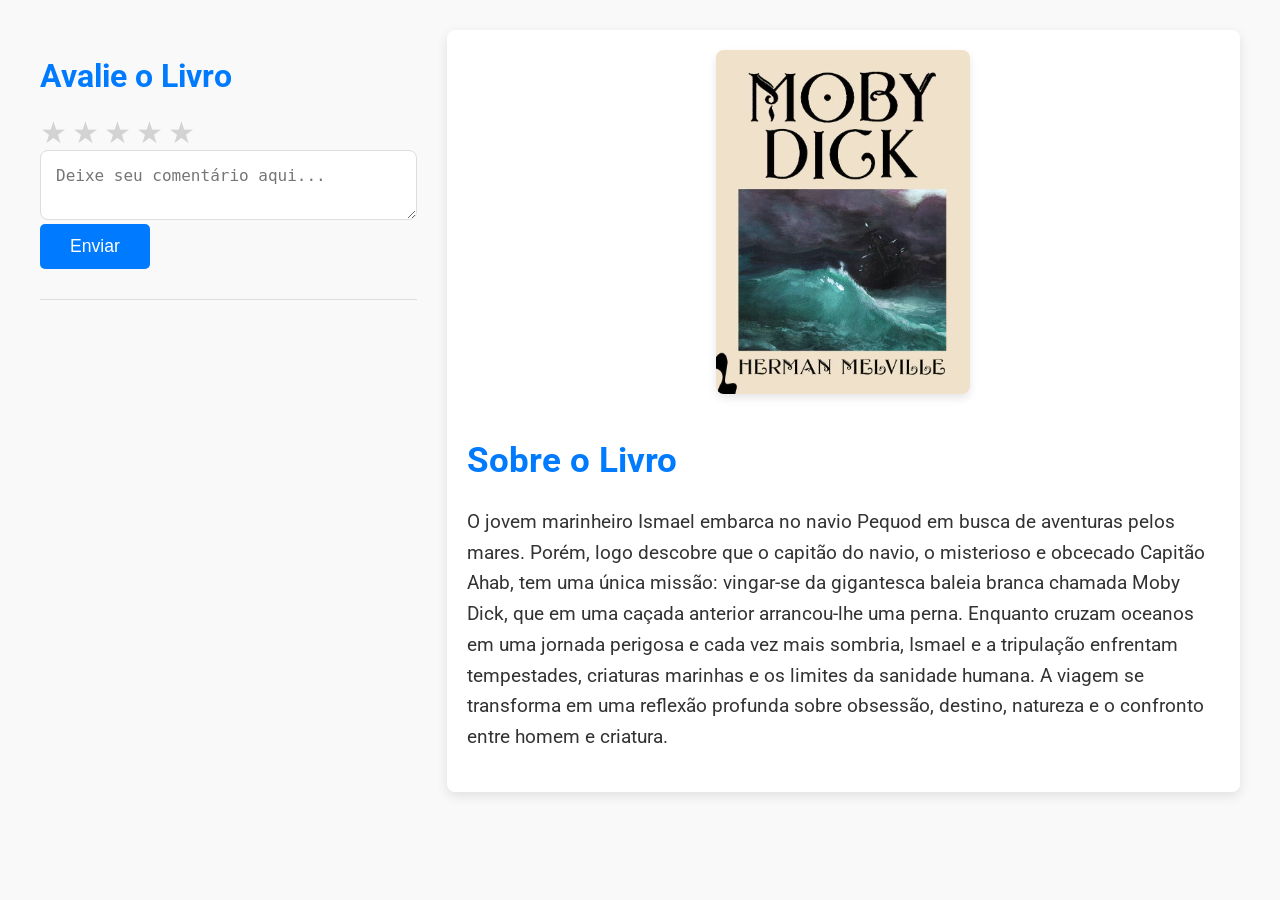
<file: moby-dick.html>
<!DOCTYPE html>
<html lang="pt-BR">
<head>
  <meta charset="UTF-8">
  <title>Avaliação do Livro</title>
  <link href="https://fonts.googleapis.com/css2?family=Roboto:wght@400;500&family=Open+Sans:wght@400;600&display=swap" rel="stylesheet">
  <style>
    body {
      font-family: 'Roboto', sans-serif;
      margin: 0;
      padding: 0;
      background-color: #f9f9f9;
      color: #333;
    }

    /* Container for layout */
    .container {
      display: flex;
      justify-content: space-between;
      padding: 30px;
      margin-top: 20px;
      max-width: 1200px;
      margin: auto;
    }

    /* Left section - Comments */
    .left {
      flex: 1;
      margin-right: 30px;
    }

    .left h2 {
      font-size: 2em;
      margin-bottom: 20px;
      color: #007BFF;
    }

    .rating {
      display: flex;
      justify-content: flex-start;
      gap: 5px;
    }

    .rating input {
      display: none;
    }

    .rating label {
      font-size: 30px;
      color: lightgray;
      cursor: pointer;
      transition: color 0.3s ease;
    }

    .rating input:checked ~ label,
    .rating label:hover {
      color: gold;
    }

    .review-box textarea {
      width: 100%;
      padding: 15px;
      border: 1px solid #ddd;
      border-radius: 8px;
      font-size: 16px;
      resize: vertical;
      box-sizing: border-box;
    }

    .button {
      padding: 12px 30px;
      background-color: #007BFF;
      color: white;
      border: none;
      border-radius: 5px;
      cursor: pointer;
      font-size: 1.1em;
      transition: background-color 0.3s;
    }

    .button:hover {
      background-color: #0056b3;
    }

    /* Right section - Image and Description */
    .right {
      flex: 2;
      padding: 20px;
      background-color: white;
      border-radius: 8px;
      box-shadow: 0 4px 12px rgba(0, 0, 0, 0.1);
    }

    .book-image {
      text-align: center;
      margin-bottom: 20px;
    }

    .book-image img {
      max-width: 100%;
      border-radius: 8px;
      box-shadow: 0 4px 8px rgba(0, 0, 0, 0.1);
    }

    .book-description {
      font-size: 1.2em;
      line-height: 1.6;
    }

    .book-description h3 {
      font-size: 1.8em;
      margin-bottom: 10px;
      color: #007BFF;
    }

    .submitted-review {
      margin-top: 30px;
      border-top: 1px solid #ddd;
      padding-top: 20px;
    }
  </style>
</head>
<body>
  </div>

  <div class="container">
    <!-- Left Section: Comments and Reviews -->
    <div class="left">
      <h2>Avalie o Livro</h2>

      <div class="rating">
        <input type="radio" name="stars" id="estrela5" value="5"><label for="estrela5">&#9733;</label>
        <input type="radio" name="stars" id="estrela4" value="4"><label for="estrela4">&#9733;</label>
        <input type="radio" name="stars" id="estrela3" value="3"><label for="estrela3">&#9733;</label>
        <input type="radio" name="stars" id="estrela2" value="2"><label for="estrela2">&#9733;</label>
        <input type="radio" name="stars" id="estrela1" value="1"><label for="estrela1">&#9733;</label>
      </div>

      <div class="review-box">
        <textarea id="review" placeholder="Deixe seu comentário aqui..." required></textarea>
      </div>

      <button class="button" type="submit" id="submit-button">Enviar</button>

      <div class="submitted-review" id="submitted-review"></div>
    </div>

    <!-- Right Section: Image and Description -->
    <div class="right">
      <div class="book-image">
        <img src="moby-dick.png" alt="moby dick">
      </div>
      <div class="book-description">
        <h3>Sobre o Livro</h3>
        <p>O jovem marinheiro Ismael embarca no navio Pequod em busca de aventuras pelos mares. Porém, logo descobre que o capitão do navio, o misterioso e obcecado Capitão Ahab, tem uma única missão: vingar-se da gigantesca baleia branca chamada Moby Dick, que em uma caçada anterior arrancou-lhe uma perna.
Enquanto cruzam oceanos em uma jornada perigosa e cada vez mais sombria, Ismael e a tripulação enfrentam tempestades, criaturas marinhas e os limites da sanidade humana. A viagem se transforma em uma reflexão profunda sobre obsessão, destino, natureza e o confronto entre homem e criatura.</p>
      </div>
    </div>
  </div>

  <script>
    document.getElementById("submit-button").addEventListener("click", function(e) {
      e.preventDefault();

      const estrelas = document.querySelector('input[name="stars"]:checked');
      const comentario = document.getElementById("review").value;

      if (!estrelas) {
        alert("Por favor, dê uma nota ao livro.");
        return;
      }

      const reviewSection = document.getElementById("submitted-review");
      reviewSection.innerHTML = `
        <h3>Sua Avaliação Enviada:</h3>
        <p><strong>Nota:</strong> ${estrelas.value} estrela(s)</p>
        <p><strong>Comentário:</strong> ${comentario}</p>
      `;

      // Reset the form after submission
      document.getElementById("review").value = "";
      document.querySelector('input[name="stars"]:checked').checked = false;
    });
  </script>

</body>
</html>
</file>
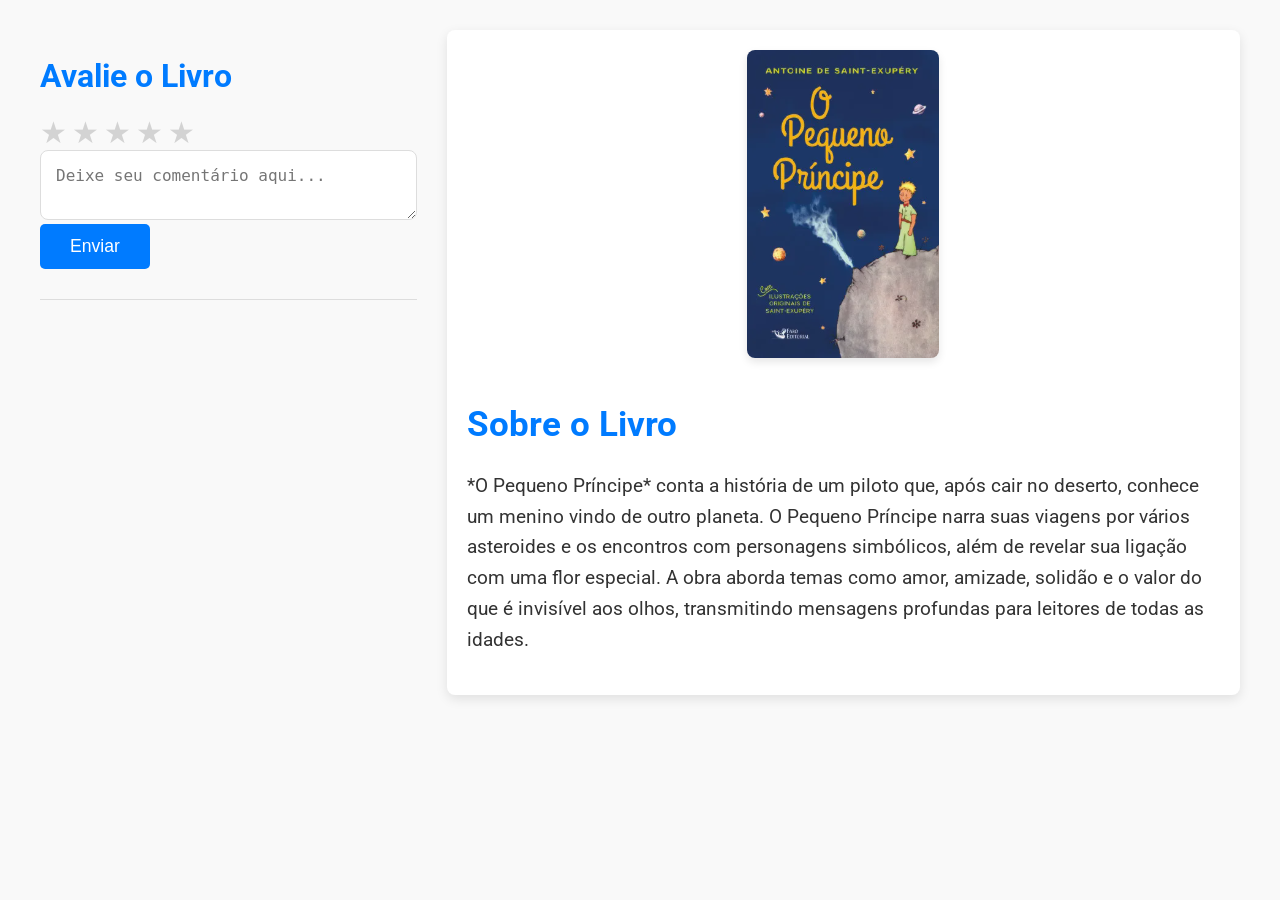
<file: pequeno-principe.html>
<!DOCTYPE html>
<html lang="pt-BR">
<head>
  <meta charset="UTF-8">
  <title>Avaliação do Livro</title>
  <link href="https://fonts.googleapis.com/css2?family=Roboto:wght@400;500&family=Open+Sans:wght@400;600&display=swap" rel="stylesheet">
  <style>
    body {
      font-family: 'Roboto', sans-serif;
      margin: 0;
      padding: 0;
      background-color: #f9f9f9;
      color: #333;
    }

    /* Container for layout */
    .container {
      display: flex;
      justify-content: space-between;
      padding: 30px;
      margin-top: 20px;
      max-width: 1200px;
      margin: auto;
    }

    /* Left section - Comments */
    .left {
      flex: 1;
      margin-right: 30px;
    }

    .left h2 {
      font-size: 2em;
      margin-bottom: 20px;
      color: #007BFF;
    }

    .rating {
      display: flex;
      justify-content: flex-start;
      gap: 5px;
    }

    .rating input {
      display: none;
    }

    .rating label {
      font-size: 30px;
      color: lightgray;
      cursor: pointer;
      transition: color 0.3s ease;
    }

    .rating input:checked ~ label,
    .rating label:hover {
      color: gold;
    }

    .review-box textarea {
      width: 100%;
      padding: 15px;
      border: 1px solid #ddd;
      border-radius: 8px;
      font-size: 16px;
      resize: vertical;
      box-sizing: border-box;
    }

    .button {
      padding: 12px 30px;
      background-color: #007BFF;
      color: white;
      border: none;
      border-radius: 5px;
      cursor: pointer;
      font-size: 1.1em;
      transition: background-color 0.3s;
    }

    .button:hover {
      background-color: #0056b3;
    }

    /* Right section - Image and Description */
    .right {
      flex: 2;
      padding: 20px;
      background-color: white;
      border-radius: 8px;
      box-shadow: 0 4px 12px rgba(0, 0, 0, 0.1);
    }

    .book-image {
      text-align: center;
      margin-bottom: 20px;
    }

    .book-image img {
      max-width: 100%;
      border-radius: 8px;
      box-shadow: 0 4px 8px rgba(0, 0, 0, 0.1);
    }

    .book-description {
      font-size: 1.2em;
      line-height: 1.6;
    }

    .book-description h3 {
      font-size: 1.8em;
      margin-bottom: 10px;
      color: #007BFF;
    }

    .submitted-review {
      margin-top: 30px;
      border-top: 1px solid #ddd;
      padding-top: 20px;
    }
  </style>
</head>
<body>
  </div>

  <div class="container">
    <!-- Left Section: Comments and Reviews -->
    <div class="left">
      <h2>Avalie o Livro</h2>

      <div class="rating">
        <input type="radio" name="stars" id="estrela5" value="5"><label for="estrela5">&#9733;</label>
        <input type="radio" name="stars" id="estrela4" value="4"><label for="estrela4">&#9733;</label>
        <input type="radio" name="stars" id="estrela3" value="3"><label for="estrela3">&#9733;</label>
        <input type="radio" name="stars" id="estrela2" value="2"><label for="estrela2">&#9733;</label>
        <input type="radio" name="stars" id="estrela1" value="1"><label for="estrela1">&#9733;</label>
      </div>

      <div class="review-box">
        <textarea id="review" placeholder="Deixe seu comentário aqui..." required></textarea>
      </div>

      <button class="button" type="submit" id="submit-button">Enviar</button>

      <div class="submitted-review" id="submitted-review"></div>
    </div>

    <!-- Right Section: Image and Description -->
    <div class="right">
      <div class="book-image">
        <img src="pequeno-principe.png" alt="Pequeno principe">
      </div>
      <div class="book-description">
        <h3>Sobre o Livro</h3>
        <p> *O Pequeno Príncipe* conta a história de um piloto que, após cair no deserto, conhece um menino vindo de outro planeta. O Pequeno Príncipe narra suas viagens por vários asteroides e os encontros com personagens simbólicos, além de revelar sua ligação com uma flor especial. A obra aborda temas como amor, amizade, solidão e o valor do que é invisível aos olhos, transmitindo mensagens profundas para leitores de todas as idades.
 </p>
      </div>
    </div>
  </div>

  <script>
    document.getElementById("submit-button").addEventListener("click", function(e) {
      e.preventDefault();

      const estrelas = document.querySelector('input[name="stars"]:checked');
      const comentario = document.getElementById("review").value;

      if (!estrelas) {
        alert("Por favor, dê uma nota ao livro.");
        return;
      }

      const reviewSection = document.getElementById("submitted-review");
      reviewSection.innerHTML = `
        <h3>Sua Avaliação Enviada:</h3>
        <p><strong>Nota:</strong> ${estrelas.value} estrela(s)</p>
        <p><strong>Comentário:</strong> ${comentario}</p>
      `;

      // Reset the form after submission
      document.getElementById("review").value = "";
      document.querySelector('input[name="stars"]:checked').checked = false;
    });
  </script>

</body>
</html>
</file>
